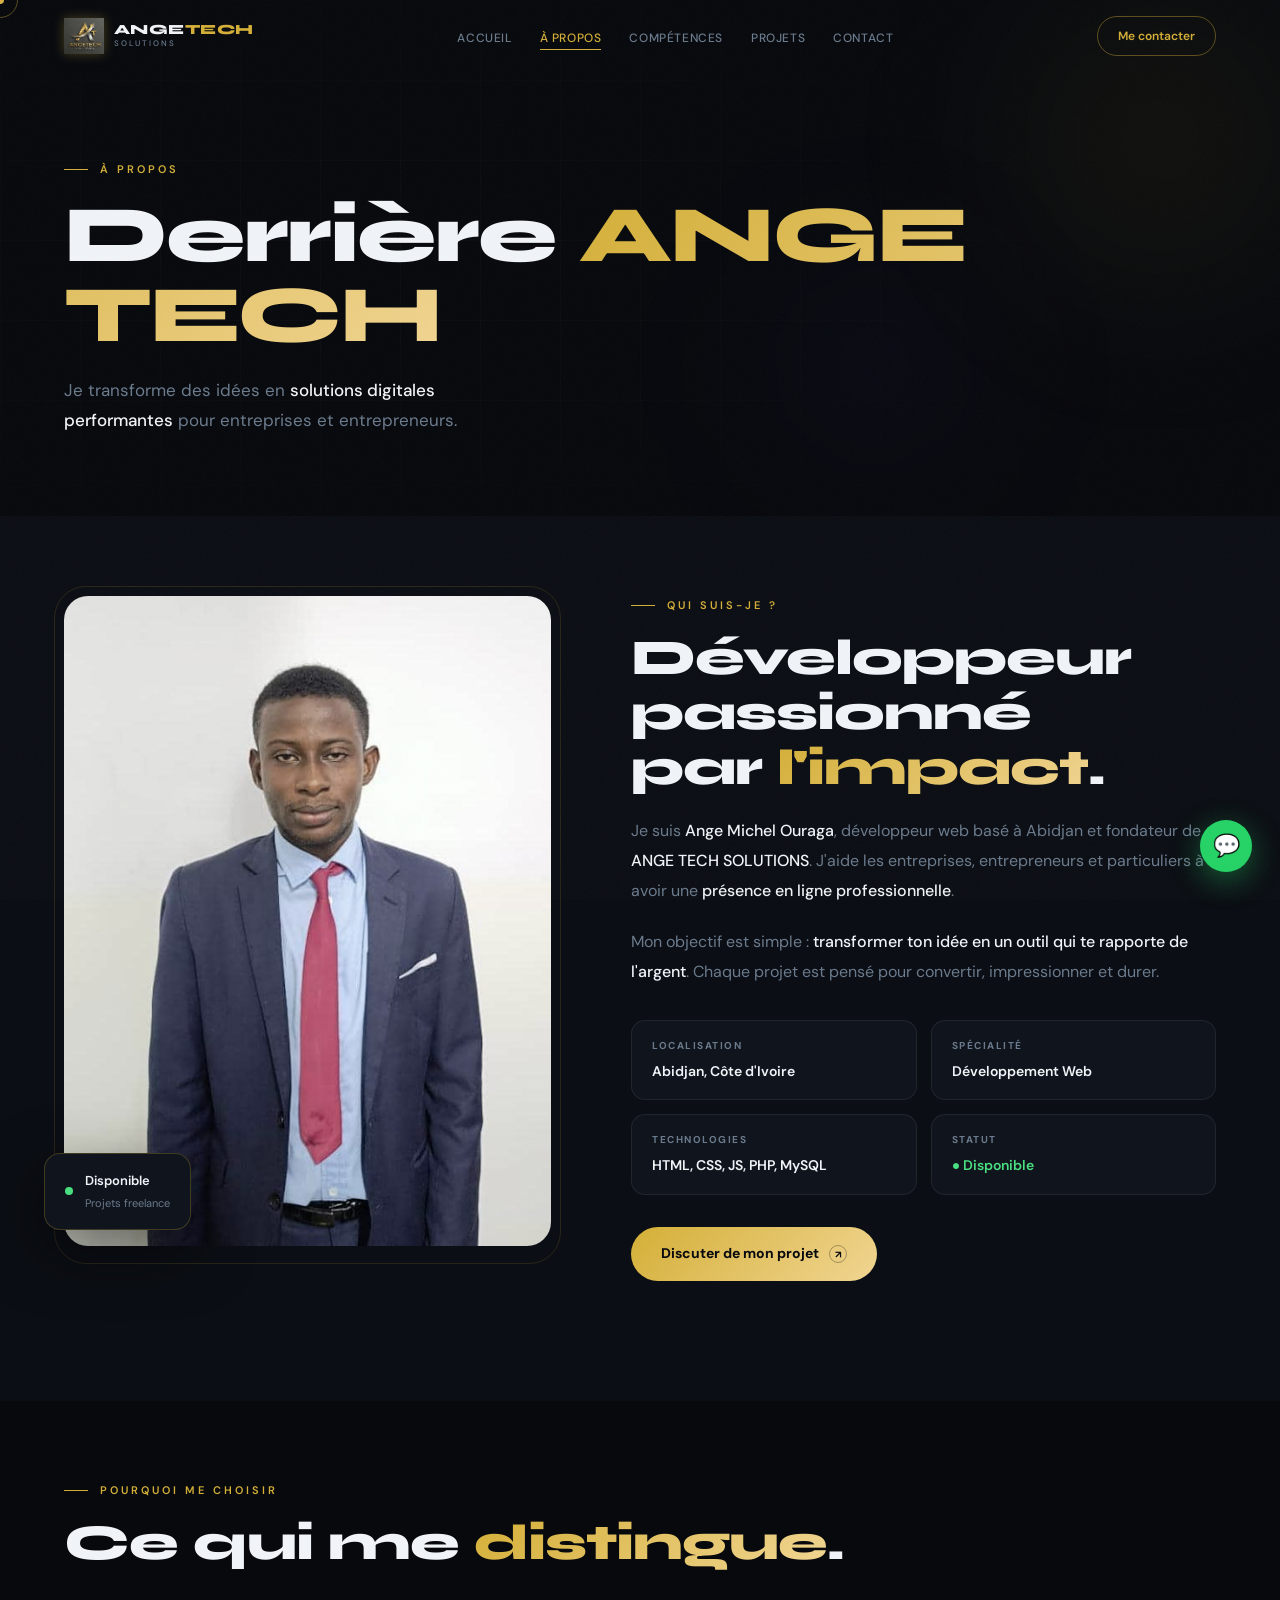
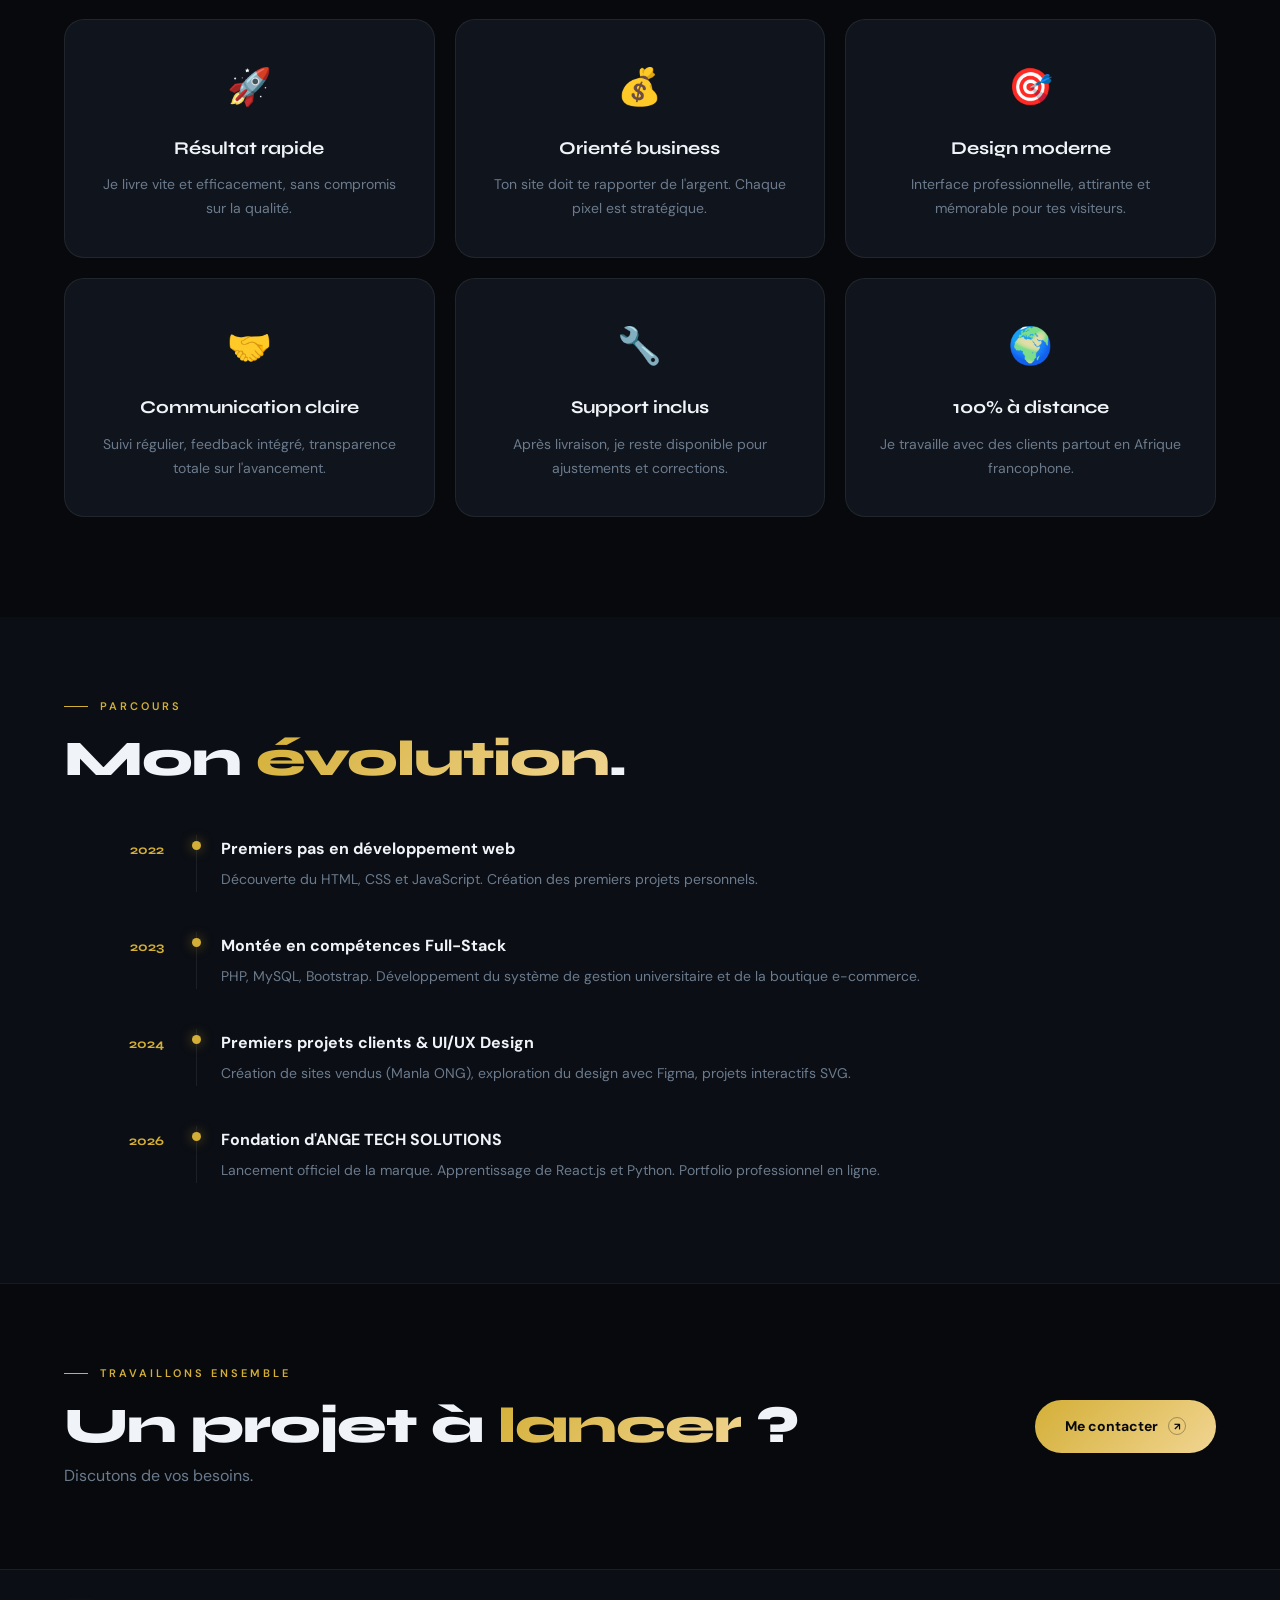
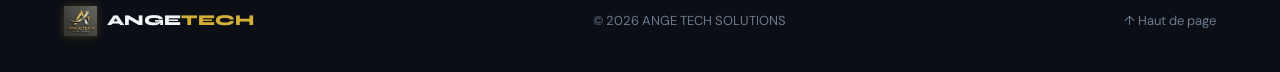
<file: about.html>
<!DOCTYPE html>
<html lang="fr">

<head>
  <meta charset="UTF-8">
  <meta name="viewport" content="width=device-width, initial-scale=1.0">
  <title>À propos — ANGE TECH SOLUTIONS</title>
  <link rel="preconnect" href="https://fonts.googleapis.com">
  <link
    href="https://fonts.googleapis.com/css2?family=Syne:wght@400;600;700;800&family=DM+Sans:wght@300;400;500&display=swap"
    rel="stylesheet">
  <link rel="stylesheet" href="shared.css">
  <style>
    /* ===== ABOUT PAGE ===== */
    .about-section {
      padding: 80px 5% 120px;
      background: var(--bg2)
    }

    .about-grid {
      display: grid;
      grid-template-columns: 1fr 1.2fr;
      gap: 80px;
      align-items: start
    }

    .about-photo-wrap {
      position: relative
    }

    .about-photo {
      width: 100%;
      border-radius: 24px;
      object-fit: cover;
      aspect-ratio: 3/4;
      filter: grayscale(20%);
      transition: filter .5s
    }

    .about-photo-wrap:hover .about-photo {
      filter: grayscale(0)
    }

    .about-photo-frame {
      position: absolute;
      inset: -10px;
      border: 1px solid rgba(212, 175, 55, .15);
      border-radius: 32px;
      pointer-events: none
    }

    .about-badge {
      position: absolute;
      bottom: 24px;
      left: -20px;
      background: var(--surface);
      border: 1px solid rgba(212, 175, 55, .25);
      border-radius: 16px;
      padding: 16px 20px;
      display: flex;
      align-items: center;
      gap: 12px;
      box-shadow: 0 20px 60px rgba(0, 0, 0, .5)
    }

    .about-badge-dot {
      width: 8px;
      height: 8px;
      border-radius: 50%;
      background: #4ade80;
      animation: pulse 2s ease infinite;
      flex-shrink: 0
    }

    .about-badge-txt {
      font-size: 13px;
      font-weight: 600;
      color: var(--txt)
    }

    .about-badge-sub {
      font-size: 11px;
      color: var(--muted);
      margin-top: 2px
    }

    .about-txt {
      font-size: 16px;
      color: var(--muted);
      line-height: 1.9;
      margin-bottom: 20px
    }

    .about-txt strong {
      color: var(--txt);
      font-weight: 500
    }

    .info-grid {
      display: grid;
      grid-template-columns: 1fr 1fr;
      gap: 14px;
      margin: 32px 0
    }

    .info-item {
      background: var(--surface);
      border: 1px solid var(--border);
      border-radius: 14px;
      padding: 16px 20px;
      transition: border-color .3s
    }

    .info-item:hover {
      border-color: rgba(212, 175, 55, .2)
    }

    .info-key {
      font-size: 10px;
      font-weight: 700;
      letter-spacing: 1.5px;
      text-transform: uppercase;
      color: var(--muted);
      margin-bottom: 6px
    }

    .info-val {
      font-size: 14px;
      font-weight: 600;
      color: var(--txt)
    }

    .status {
      color: #4ade80 !important
    }

    /* VALUES */
    .values-section {
      padding: 80px 5% 100px;
      background: var(--bg)
    }

    .values-grid {
      display: grid;
      grid-template-columns: repeat(3, 1fr);
      gap: 20px;
      margin-top: 48px
    }

    .val-card {
      background: var(--surface);
      border: 1px solid var(--border);
      border-radius: 20px;
      padding: 36px 28px;
      text-align: center;
      transition: border-color .4s, transform .4s var(--ease)
    }

    .val-card:hover {
      border-color: rgba(212, 175, 55, .25);
      transform: translateY(-6px)
    }

    .val-icon {
      font-size: 36px;
      display: block;
      margin-bottom: 16px
    }

    .val-title {
      font-family: var(--font-h);
      font-size: 18px;
      font-weight: 700;
      color: var(--txt);
      margin-bottom: 10px
    }

    .val-desc {
      font-size: 14px;
      color: var(--muted);
      line-height: 1.7
    }

    /* TIMELINE */
    .timeline-section {
      padding: 80px 5% 100px;
      background: var(--bg2)
    }

    .timeline {
      margin-top: 48px;
      display: flex;
      flex-direction: column;
      gap: 0
    }

    .tl-item {
      display: grid;
      grid-template-columns: 100px 1fr;
      gap: 32px;
      position: relative;
      padding-bottom: 40px
    }

    .tl-item:last-child {
      padding-bottom: 0
    }

    .tl-year {
      font-family: var(--font-h);
      font-size: 13px;
      font-weight: 700;
      color: var(--gold);
      text-align: right;
      padding-top: 4px;
      flex-shrink: 0
    }

    .tl-right {
      position: relative;
      padding-left: 24px;
      border-left: 1px solid var(--border)
    }

    .tl-right::before {
      content: '';
      position: absolute;
      left: -5px;
      top: 6px;
      width: 9px;
      height: 9px;
      border-radius: 50%;
      background: var(--gold);
      box-shadow: 0 0 12px rgba(212, 175, 55, .5)
    }

    .tl-title {
      font-size: 16px;
      font-weight: 700;
      color: var(--txt);
      margin-bottom: 6px
    }

    .tl-desc {
      font-size: 14px;
      color: var(--muted);
      line-height: 1.7
    }

    /* WHATSAPP FLOAT */
    .whatsapp {
      position: fixed;
      bottom: 28px;
      right: 28px;
      background: #25D366;
      color: white;
      width: 52px;
      height: 52px;
      border-radius: 50%;
      font-size: 22px;
      text-decoration: none;
      z-index: 998;
      display: flex;
      align-items: center;
      justify-content: center;
      box-shadow: 0 8px 30px rgba(37, 211, 102, .4);
      transition: transform .3s var(--ease), box-shadow .3s
    }

    .whatsapp:hover {
      transform: scale(1.12);
      box-shadow: 0 12px 40px rgba(37, 211, 102, .55)
    }

    @media(max-width:768px) {
      .about-grid {
        grid-template-columns: 1fr;
        gap: 48px
      }

      .values-grid {
        grid-template-columns: 1fr
      }

      .about-badge {
        left: 12px
      }

      .tl-item {
        grid-template-columns: 70px 1fr;
        gap: 16px
      }
    }
  </style>
</head>

<body>
  <div id="cursor"></div>
  <div id="cursor-ring"></div>

  <nav id="navbar">
    <a href="index.html" class="logo">
      <img src="logo.png" alt="ANGE TECH SOLUTIONS" class="logo-img">
      <div>
        <div class="logo-text">ANGE<span>TECH</span></div>
        <div class="logo-sub">Solutions</div>
      </div>
    </a>
    <ul class="nav-links">
      <li><a href="index.html">Accueil</a></li>
      <li><a href="about.html" class="active">À propos</a></li>
      <li><a href="skills.html">Compétences</a></li>
      <li><a href="projects.html">Projets</a></li>
      <li><a href="contact.html">Contact</a></li>
    </ul>
    <a href="contact.html" class="nav-cta">Me contacter</a>
    <button class="hamburger" id="hamburger" aria-label="Menu"><span></span><span></span><span></span></button>
  </nav>
  <div class="mobile-menu" id="mobileMenu">
    <div class="mob-logo"><img src="logo.png" alt="ANGE TECH SOLUTIONS"></div>
    <a href="index.html">Accueil</a>
    <a href="about.html" class="active">À propos</a>
    <a href="skills.html">Compétences</a>
    <a href="projects.html">Projets</a>
    <a href="contact.html">Contact</a>
  </div>

  <!-- HERO -->
  <section class="page-hero">
    <div class="page-hero-grid"></div>
    <div class="page-orb page-orb-1"></div>
    <div class="page-orb page-orb-2"></div>
    <p class="page-hero-label">À propos</p>
    <h1 class="page-hero-title">Derrière <em>ANGE TECH</em></h1>
    <p class="page-hero-sub">Je transforme des idées en <strong>solutions digitales performantes</strong> pour
      entreprises et entrepreneurs.</p>
  </section>

  <!-- ABOUT MAIN -->
  <section class="about-section">
    <div class="about-grid">
      <div class="about-photo-wrap reveal">
        <img src="profile.jpg" alt="Ange Michel Ouraga" class="about-photo">
        <div class="about-photo-frame"></div>
        <div class="about-badge">
          <div class="about-badge-dot"></div>
          <div>
            <div class="about-badge-txt">Disponible</div>
            <div class="about-badge-sub">Projets freelance</div>
          </div>
        </div>
      </div>

      <div>
        <p class="section-label reveal">Qui suis-je ?</p>
        <h2 class="section-title reveal reveal-delay-1">Développeur passionné<br>par <em>l'impact</em>.</h2>

        <p class="about-txt reveal reveal-delay-2">
          Je suis <strong>Ange Michel Ouraga</strong>, développeur web basé à Abidjan et fondateur de <strong>ANGE TECH
            SOLUTIONS</strong>. J'aide les entreprises, entrepreneurs et particuliers à avoir une <strong>présence en
            ligne professionnelle</strong>.
        </p>
        <p class="about-txt reveal reveal-delay-3">
          Mon objectif est simple : <strong>transformer ton idée en un outil qui te rapporte de l'argent</strong>.
          Chaque projet est pensé pour convertir, impressionner et durer.
        </p>

        <div class="info-grid">
          <div class="info-item reveal">
            <div class="info-key">Localisation</div>
            <div class="info-val">Abidjan, Côte d'Ivoire</div>
          </div>
          <div class="info-item reveal reveal-delay-1">
            <div class="info-key">Spécialité</div>
            <div class="info-val">Développement Web</div>
          </div>
          <div class="info-item reveal reveal-delay-2">
            <div class="info-key">Technologies</div>
            <div class="info-val">HTML, CSS, JS, PHP, MySQL</div>
          </div>
          <div class="info-item reveal reveal-delay-3">
            <div class="info-key">Statut</div>
            <div class="info-val status">● Disponible</div>
          </div>
        </div>

        <a href="https://wa.me/2250507799329" target="_blank" rel="noopener" class="btn-primary reveal reveal-delay-4">
          Discuter de mon projet <span class="arrow">↗</span>
        </a>
      </div>
    </div>
  </section>

  <!-- VALEURS -->
  <section class="values-section">
    <p class="section-label reveal">Pourquoi me choisir</p>
    <h2 class="section-title reveal reveal-delay-1">Ce qui me <em>distingue</em>.</h2>
    <div class="values-grid">
      <div class="val-card reveal">
        <span class="val-icon">🚀</span>
        <div class="val-title">Résultat rapide</div>
        <div class="val-desc">Je livre vite et efficacement, sans compromis sur la qualité.</div>
      </div>
      <div class="val-card reveal reveal-delay-1">
        <span class="val-icon">💰</span>
        <div class="val-title">Orienté business</div>
        <div class="val-desc">Ton site doit te rapporter de l'argent. Chaque pixel est stratégique.</div>
      </div>
      <div class="val-card reveal reveal-delay-2">
        <span class="val-icon">🎯</span>
        <div class="val-title">Design moderne</div>
        <div class="val-desc">Interface professionnelle, attirante et mémorable pour tes visiteurs.</div>
      </div>
      <div class="val-card reveal">
        <span class="val-icon">🤝</span>
        <div class="val-title">Communication claire</div>
        <div class="val-desc">Suivi régulier, feedback intégré, transparence totale sur l'avancement.</div>
      </div>
      <div class="val-card reveal reveal-delay-1">
        <span class="val-icon">🔧</span>
        <div class="val-title">Support inclus</div>
        <div class="val-desc">Après livraison, je reste disponible pour ajustements et corrections.</div>
      </div>
      <div class="val-card reveal reveal-delay-2">
        <span class="val-icon">🌍</span>
        <div class="val-title">100% à distance</div>
        <div class="val-desc">Je travaille avec des clients partout en Afrique francophone.</div>
      </div>
    </div>
  </section>

  <!-- TIMELINE -->
  <section class="timeline-section">
    <p class="section-label reveal">Parcours</p>
    <h2 class="section-title reveal reveal-delay-1">Mon <em>évolution</em>.</h2>
    <div class="timeline">
      <div class="tl-item reveal">
        <div class="tl-year">2022</div>
        <div class="tl-right">
          <div class="tl-title">Premiers pas en développement web</div>
          <div class="tl-desc">Découverte du HTML, CSS et JavaScript. Création des premiers projets personnels.</div>
        </div>
      </div>
      <div class="tl-item reveal reveal-delay-1">
        <div class="tl-year">2023</div>
        <div class="tl-right">
          <div class="tl-title">Montée en compétences Full-Stack</div>
          <div class="tl-desc">PHP, MySQL, Bootstrap. Développement du système de gestion universitaire et de la
            boutique e-commerce.</div>
        </div>
      </div>
      <div class="tl-item reveal reveal-delay-2">
        <div class="tl-year">2024</div>
        <div class="tl-right">
          <div class="tl-title">Premiers projets clients & UI/UX Design</div>
          <div class="tl-desc">Création de sites vendus (Manla ONG), exploration du design avec Figma, projets
            interactifs SVG.</div>
        </div>
      </div>
      <div class="tl-item reveal reveal-delay-3">
        <div class="tl-year">2026</div>
        <div class="tl-right">
          <div class="tl-title">Fondation d'ANGE TECH SOLUTIONS</div>
          <div class="tl-desc">Lancement officiel de la marque. Apprentissage de React.js et Python. Portfolio
            professionnel en ligne.</div>
        </div>
      </div>
    </div>
  </section>

  <div class="cta-band">
    <div class="reveal">
      <p class="section-label">Travaillons ensemble</p>
      <h2 class="section-title" style="margin-bottom:8px">Un projet à <em>lancer</em> ?</h2>
      <p style="font-size:16px;color:var(--muted)">Discutons de vos besoins.</p>
    </div>
    <div class="reveal reveal-delay-2">
      <a href="contact.html" class="btn-primary">Me contacter <span class="arrow">↗</span></a>
    </div>
  </div>

  <footer>
    <div class="footer-logo">
      <img src="logo.png" alt="ANGE TECH SOLUTIONS">
      <div class="footer-logo-text">ANGE<span>TECH</span></div>
    </div>
    <p class="footer-copy">© 2026 ANGE TECH SOLUTIONS</p>
    <a href="#" onclick="window.scrollTo({top:0,behavior:'smooth'});return false;" class="footer-back">↑ Haut de
      page</a>
  </footer>

  <a href="https://wa.me/2250151185932" target="_blank" rel="noopener" class="whatsapp">💬</a>
  <div class="toast" id="toast"></div>
  <script src="shared.js"></script>
</body>

</html>
</file>
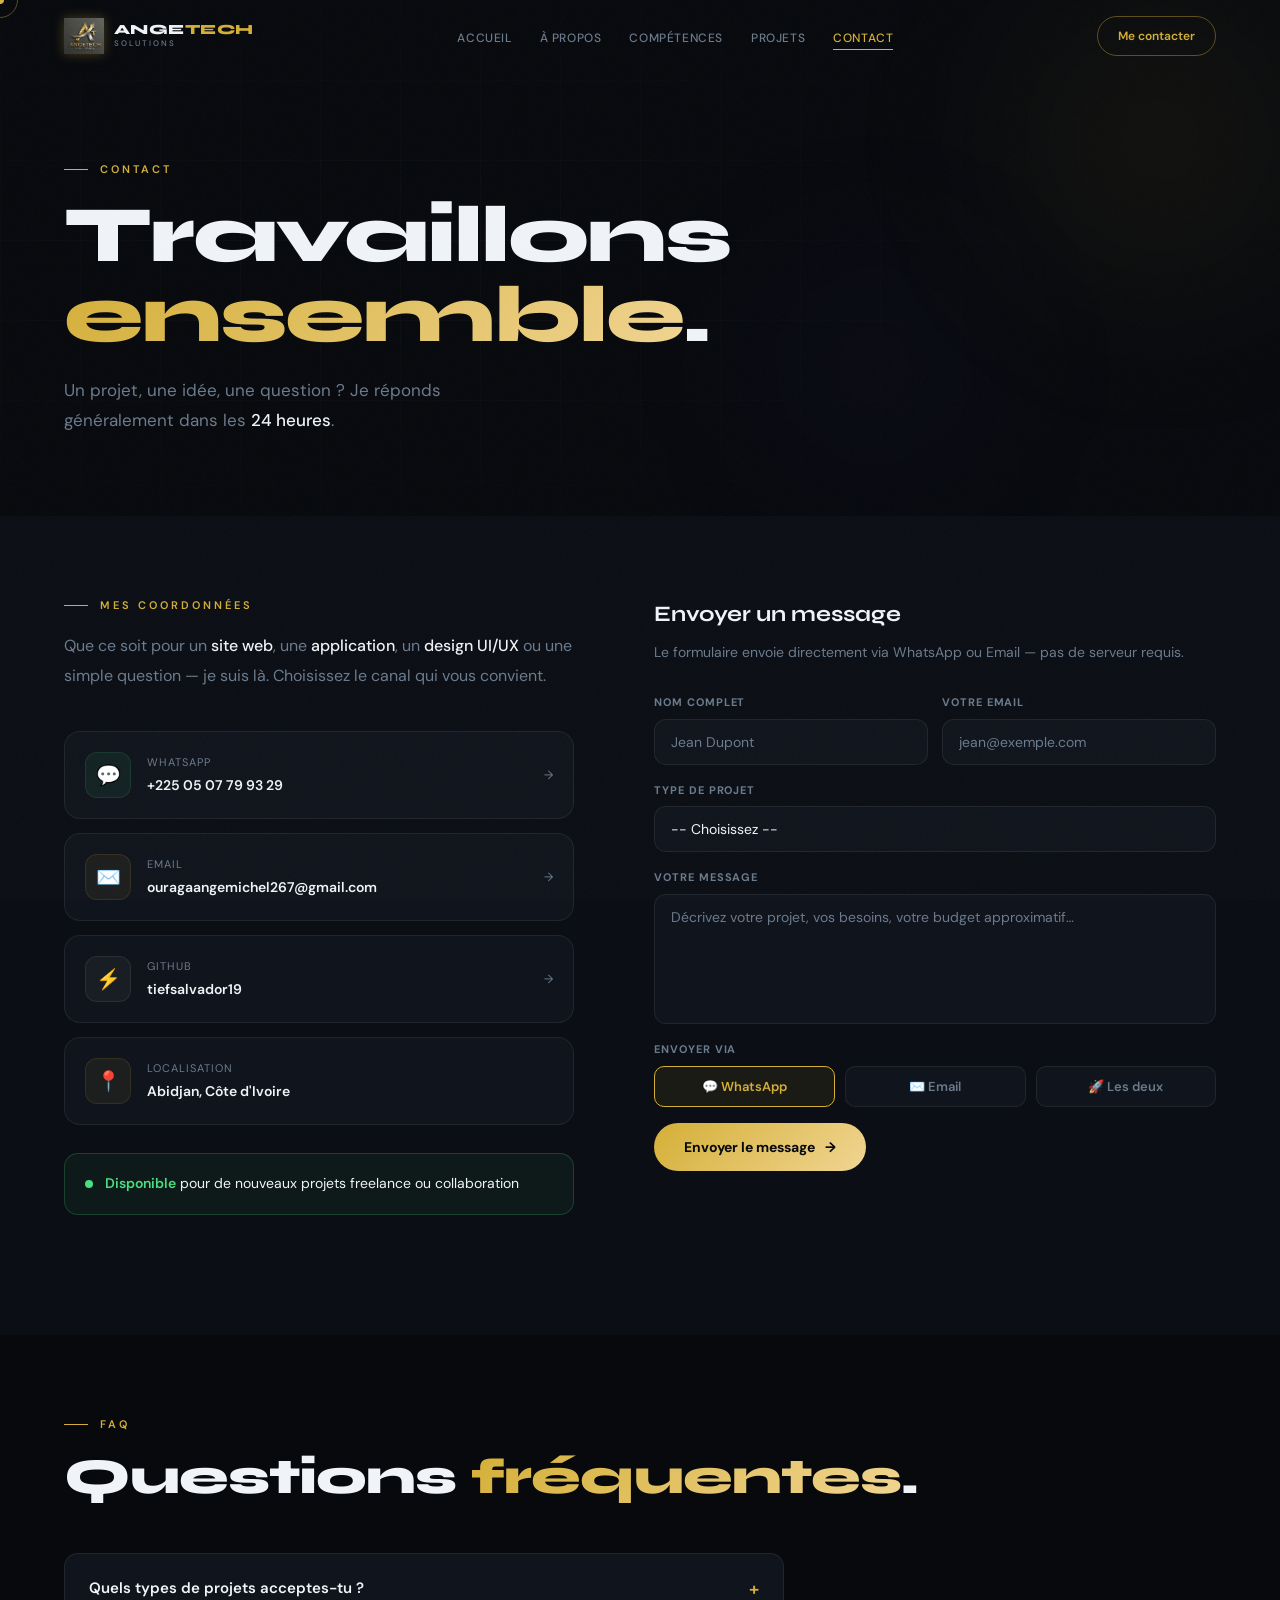
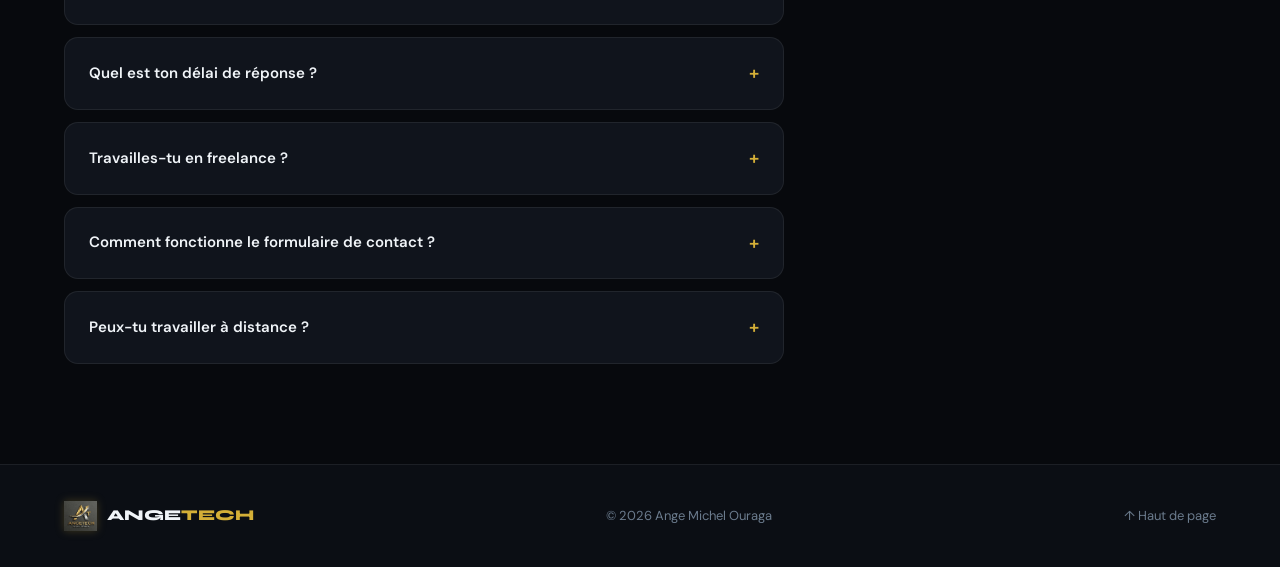
<file: contact.html>
<!DOCTYPE html>
<html lang="fr">

<head>
  <meta charset="UTF-8">
  <meta name="viewport" content="width=device-width, initial-scale=1.0">
  <title>Contact — ANGE TECH SOLUTIONS</title>
  <link rel="preconnect" href="https://fonts.googleapis.com">
  <link
    href="https://fonts.googleapis.com/css2?family=Syne:wght@400;600;700;800&family=DM+Sans:wght@300;400;500&display=swap"
    rel="stylesheet">
  <link rel="stylesheet" href="shared.css">
  <style>
    .contact-main {
      padding: 80px 5% 120px;
      background: var(--bg2)
    }

    .contact-layout {
      display: grid;
      grid-template-columns: 1fr 1.1fr;
      gap: 80px;
      align-items: start
    }

    .contact-info-txt {
      font-size: 16px;
      color: var(--muted);
      line-height: 1.9;
      margin-bottom: 40px
    }

    .contact-info-txt strong {
      color: var(--txt);
      font-weight: 500
    }

    .contact-cards {
      display: flex;
      flex-direction: column;
      gap: 14px
    }

    .contact-card {
      display: flex;
      align-items: center;
      gap: 16px;
      padding: 20px;
      background: var(--surface);
      border: 1px solid var(--border);
      border-radius: 16px;
      text-decoration: none;
      cursor: none;
      transition: border-color .3s, transform .3s var(--ease), background .3s
    }

    .contact-card:hover {
      border-color: rgba(212, 175, 55, .3);
      background: rgba(212, 175, 55, .04);
      transform: translateX(6px)
    }

    .contact-card-icon {
      width: 46px;
      height: 46px;
      border-radius: 12px;
      background: rgba(212, 175, 55, .07);
      border: 1px solid rgba(212, 175, 55, .12);
      display: flex;
      align-items: center;
      justify-content: center;
      font-size: 20px;
      flex-shrink: 0
    }

    .contact-card-icon.wa {
      background: rgba(74, 222, 128, .07);
      border-color: rgba(74, 222, 128, .12)
    }

    .contact-card-icon.gh {
      background: rgba(255, 255, 255, .04);
      border-color: rgba(255, 255, 255, .08)
    }

    .contact-card-label {
      font-size: 11px;
      text-transform: uppercase;
      letter-spacing: 1px;
      color: var(--muted);
      margin-bottom: 2px
    }

    .contact-card-value {
      font-size: 14px;
      font-weight: 600;
      color: var(--txt)
    }

    .contact-card-arrow {
      margin-left: auto;
      color: var(--muted);
      font-size: 12px;
      transition: transform .3s, color .3s
    }

    .contact-card:hover .contact-card-arrow {
      transform: translateX(4px);
      color: var(--gold)
    }

    .avail-banner {
      margin-top: 28px;
      padding: 18px 20px;
      background: rgba(74, 222, 128, .05);
      border: 1px solid rgba(74, 222, 128, .2);
      border-radius: 14px;
      display: flex;
      align-items: center;
      gap: 12px
    }

    .avail-dot {
      width: 8px;
      height: 8px;
      border-radius: 50%;
      background: #4ade80;
      flex-shrink: 0;
      animation: pulse 2s ease infinite
    }

    .avail-txt {
      font-size: 14px;
      color: var(--txt)
    }

    .avail-txt span {
      color: #4ade80;
      font-weight: 600
    }

    .form-title {
      font-family: var(--font-h);
      font-size: 22px;
      font-weight: 700;
      color: var(--txt);
      margin-bottom: 8px
    }

    .form-sub {
      font-size: 14px;
      color: var(--muted);
      margin-bottom: 28px
    }

    .contact-form {
      display: flex;
      flex-direction: column;
      gap: 16px
    }

    .form-row {
      display: grid;
      grid-template-columns: 1fr 1fr;
      gap: 14px
    }

    .form-group {
      display: flex;
      flex-direction: column;
      gap: 7px
    }

    .form-group label {
      font-size: 11px;
      font-weight: 700;
      letter-spacing: .9px;
      text-transform: uppercase;
      color: var(--muted)
    }

    .form-group input,
    .form-group textarea,
    .form-group select {
      background: var(--surface);
      border: 1px solid var(--border);
      border-radius: 12px;
      padding: 13px 16px;
      color: var(--txt);
      font-family: var(--font-b);
      font-size: 14px;
      outline: none;
      resize: none;
      -webkit-appearance: none;
      transition: border-color .3s, box-shadow .3s, background .3s
    }

    .form-group input::placeholder,
    .form-group textarea::placeholder {
      color: var(--muted)
    }

    .form-group input:focus,
    .form-group textarea:focus,
    .form-group select:focus {
      border-color: var(--gold);
      box-shadow: 0 0 0 3px rgba(212, 175, 55, .07);
      background: rgba(212, 175, 55, .015)
    }

    .form-group textarea {
      height: 130px
    }

    .form-group select option {
      background: var(--surface);
      color: var(--txt)
    }

    .send-via {
      display: flex;
      gap: 10px;
      flex-wrap: wrap
    }

    .via-btn {
      flex: 1;
      min-width: 100px;
      display: flex;
      align-items: center;
      justify-content: center;
      gap: 7px;
      padding: 11px 14px;
      border: 1px solid var(--border);
      border-radius: 10px;
      background: var(--surface);
      color: var(--muted);
      font-size: 13px;
      font-weight: 600;
      cursor: none;
      transition: all .25s;
      font-family: var(--font-b)
    }

    .via-btn.active {
      border-color: var(--gold);
      background: rgba(212, 175, 55, .08);
      color: var(--gold)
    }

    .via-btn:hover {
      border-color: rgba(212, 175, 55, .35);
      color: var(--txt)
    }

    .btn-submit {
      display: inline-flex;
      align-items: center;
      gap: 10px;
      padding: 15px 30px;
      border: none;
      background: linear-gradient(135deg, var(--gold), var(--gold2));
      color: var(--bg);
      font-family: var(--font-b);
      font-size: 14px;
      font-weight: 700;
      border-radius: 100px;
      cursor: none;
      align-self: flex-start;
      transition: transform .3s var(--ease), box-shadow .3s
    }

    .btn-submit:hover {
      transform: translateY(-3px);
      box-shadow: 0 14px 40px rgba(212, 175, 55, .35)
    }

    .btn-submit:disabled {
      opacity: .7;
      transform: none
    }

    .faq-section {
      padding: 80px 5% 100px;
      background: var(--bg)
    }

    .faq-list {
      display: flex;
      flex-direction: column;
      gap: 12px;
      margin-top: 48px;
      max-width: 720px
    }

    .faq-item {
      background: var(--surface);
      border: 1px solid var(--border);
      border-radius: 14px;
      overflow: hidden;
      transition: border-color .3s
    }

    .faq-item:hover {
      border-color: rgba(212, 175, 55, .18)
    }

    .faq-q {
      display: flex;
      align-items: center;
      justify-content: space-between;
      padding: 20px 24px;
      font-size: 15px;
      font-weight: 600;
      color: var(--txt);
      cursor: none;
      gap: 16px
    }

    .faq-icon {
      color: var(--gold);
      font-size: 18px;
      flex-shrink: 0;
      transition: transform .4s var(--ease)
    }

    .faq-item.open .faq-icon {
      transform: rotate(45deg)
    }

    .faq-a {
      max-height: 0;
      overflow: hidden;
      transition: max-height .5s var(--ease);
      padding: 0 24px
    }

    .faq-item.open .faq-a {
      max-height: 200px;
      padding-bottom: 20px
    }

    .faq-a p {
      font-size: 14px;
      color: var(--muted);
      line-height: 1.8
    }

    @media(max-width:768px) {
      .contact-layout {
        grid-template-columns: 1fr;
        gap: 48px
      }

      .form-row {
        grid-template-columns: 1fr
      }

      .send-via {
        flex-direction: column
      }
    }
  </style>
</head>

<body>
  <div id="cursor"></div>
  <div id="cursor-ring"></div>

  <nav id="navbar">
    <a href="index.html" class="logo">
      <img src="logo.png" alt="ANGE TECH SOLUTIONS" class="logo-img">
      <div>
        <div class="logo-text">ANGE<span>TECH</span></div>
        <div class="logo-sub">Solutions</div>
      </div>
    </a>
    <ul class="nav-links">
      <li><a href="index.html">Accueil</a></li>
      <li><a href="about.html">À propos</a></li>
      <li><a href="skills.html">Compétences</a></li>
      <li><a href="projects.html">Projets</a></li>
      <li><a href="contact.html" class="active">Contact</a></li>
    </ul>
    <a href="contact.html" class="nav-cta">Me contacter</a>
    <button class="hamburger" id="hamburger" aria-label="Menu"><span></span><span></span><span></span></button>
  </nav>
  <div class="mobile-menu" id="mobileMenu">
    <div class="mob-logo"><img src="logo.png" alt="ANGE TECH SOLUTIONS"></div>
    <a href="index.html">Accueil</a>
    <a href="about.html">À propos</a>
    <a href="skills.html">Compétences</a>
    <a href="projects.html">Projets</a>
    <a href="contact.html" class="active">Contact</a>
  </div>

  <section class="page-hero">
    <div class="page-hero-grid"></div>
    <div class="page-orb page-orb-1"></div>
    <div class="page-orb page-orb-2"></div>
    <p class="page-hero-label">Contact</p>
    <h1 class="page-hero-title">Travaillons<br><em>ensemble</em>.</h1>
    <p class="page-hero-sub">Un projet, une idée, une question ? Je réponds généralement dans les <strong>24
        heures</strong>.</p>
  </section>

  <section class="contact-main">
    <div class="contact-layout">
      <div>
        <p class="section-label reveal">Mes coordonnées</p>
        <p class="contact-info-txt reveal reveal-delay-1">
          Que ce soit pour un <strong>site web</strong>, une <strong>application</strong>, un <strong>design
            UI/UX</strong> ou une simple question — je suis là. Choisissez le canal qui vous convient.
        </p>
        <div class="contact-cards">
          <a href="https://wa.me/2250507799329" target="_blank" rel="noopener" class="contact-card reveal">
            <div class="contact-card-icon wa">💬</div>
            <div>
              <div class="contact-card-label">WhatsApp</div>
              <div class="contact-card-value">+225 05 07 79 93 29</div>
            </div>
            <span class="contact-card-arrow">→</span>
          </a>
          <a href="mailto:ouragaangemichel267@gmail.com" class="contact-card reveal reveal-delay-1">
            <div class="contact-card-icon">✉️</div>
            <div>
              <div class="contact-card-label">Email</div>
              <div class="contact-card-value">ouragaangemichel267@gmail.com</div>
            </div>
            <span class="contact-card-arrow">→</span>
          </a>
          <a href="https://github.com/tiefsalvador19" target="_blank" rel="noopener"
            class="contact-card reveal reveal-delay-2">
            <div class="contact-card-icon gh">⚡</div>
            <div>
              <div class="contact-card-label">GitHub</div>
              <div class="contact-card-value">tiefsalvador19</div>
            </div>
            <span class="contact-card-arrow">→</span>
          </a>
          <div class="contact-card reveal reveal-delay-3" style="cursor:default">
            <div class="contact-card-icon">📍</div>
            <div>
              <div class="contact-card-label">Localisation</div>
              <div class="contact-card-value">Abidjan, Côte d'Ivoire</div>
            </div>
          </div>
        </div>
        <div class="avail-banner reveal reveal-delay-4">
          <div class="avail-dot"></div>
          <div class="avail-txt"><span>Disponible</span> pour de nouveaux projets freelance ou collaboration</div>
        </div>
      </div>

      <div class="reveal reveal-delay-2">
        <div class="form-title">Envoyer un message</div>
        <div class="form-sub">Le formulaire envoie directement via WhatsApp ou Email — pas de serveur requis.</div>
        <form class="contact-form" id="contactForm">
          <div class="form-row">
            <div class="form-group"><label for="fname">Nom complet</label><input type="text" id="fname"
                placeholder="Jean Dupont" required></div>
            <div class="form-group"><label for="femail">Votre email</label><input type="email" id="femail"
                placeholder="jean@exemple.com" required></div>
          </div>
          <div class="form-group">
            <label for="fsujet">Type de projet</label>
            <select id="fsujet" required>
              <option value="">-- Choisissez --</option>
              <option value="Site web vitrine">Site web vitrine</option>
              <option value="Application web">Application web</option>
              <option value="Design UI/UX">Design UI/UX</option>
              <option value="Refonte de site">Refonte de site</option>
              <option value="Autre demande">Autre demande</option>
            </select>
          </div>
          <div class="form-group"><label for="fmsg">Votre message</label><textarea id="fmsg"
              placeholder="Décrivez votre projet, vos besoins, votre budget approximatif…" required></textarea></div>
          <div class="form-group">
            <label>Envoyer via</label>
            <div class="send-via">
              <button type="button" class="via-btn active" id="viaWA" onclick="selectVia('whatsapp')">💬
                WhatsApp</button>
              <button type="button" class="via-btn" id="viaEM" onclick="selectVia('email')">✉️ Email</button>
              <button type="button" class="via-btn" id="viaBOTH" onclick="selectVia('both')">🚀 Les deux</button>
            </div>
          </div>
          <button type="button" class="btn-submit" id="submitBtn" onclick="sendMessage()">Envoyer le message
            <span>→</span></button>
        </form>
      </div>
    </div>
  </section>

  <section class="faq-section">
    <p class="section-label reveal">FAQ</p>
    <h2 class="section-title reveal reveal-delay-1">Questions <em>fréquentes</em>.</h2>
    <div class="faq-list">
      <div class="faq-item reveal">
        <div class="faq-q" onclick="toggleFaq(this)">Quels types de projets acceptes-tu ? <span
            class="faq-icon">+</span></div>
        <div class="faq-a">
          <p>Sites vitrines, applications web, plateformes de gestion, landing pages, design UI/UX, refonte de sites
            existants. Je suis ouvert à tout projet web qui nécessite soin et créativité.</p>
        </div>
      </div>
      <div class="faq-item reveal reveal-delay-1">
        <div class="faq-q" onclick="toggleFaq(this)">Quel est ton délai de réponse ? <span class="faq-icon">+</span>
        </div>
        <div class="faq-a">
          <p>Je réponds en général dans les <strong>24h</strong> en semaine. Via WhatsApp, c'est souvent plus rapide —
            quelques heures seulement.</p>
        </div>
      </div>
      <div class="faq-item reveal reveal-delay-2">
        <div class="faq-q" onclick="toggleFaq(this)">Travailles-tu en freelance ? <span class="faq-icon">+</span></div>
        <div class="faq-a">
          <p>Oui, je suis disponible pour des missions freelance, des collaborations sur des projets en équipe, ou des
            stages. Contacte-moi pour discuter de ta situation.</p>
        </div>
      </div>
      <div class="faq-item reveal reveal-delay-3">
        <div class="faq-q" onclick="toggleFaq(this)">Comment fonctionne le formulaire de contact ? <span
            class="faq-icon">+</span></div>
        <div class="faq-a">
          <p>Le formulaire génère un message pré-rempli et l'ouvre dans <strong>WhatsApp</strong> ou ton <strong>client
              email</strong>. Pas de serveur requis — tu envoies toi-même depuis ton app. C'est simple et direct.</p>
        </div>
      </div>
      <div class="faq-item reveal reveal-delay-4">
        <div class="faq-q" onclick="toggleFaq(this)">Peux-tu travailler à distance ? <span class="faq-icon">+</span>
        </div>
        <div class="faq-a">
          <p>Absolument. Je travaille 100% à distance avec des clients partout en Côte d'Ivoire et en Afrique
            francophone. La communication se fait par WhatsApp, email ou visioconférence.</p>
        </div>
      </div>
    </div>
  </section>

  <footer>
    <div class="footer-logo">
      <img src="logo.png" alt="ANGE TECH SOLUTIONS">
      <div class="footer-logo-text">ANGE<span>TECH</span></div>
    </div>
    <p class="footer-copy">© 2026 Ange Michel Ouraga</p>
    <a href="#" onclick="window.scrollTo({top:0,behavior:'smooth'});return false;" class="footer-back">↑ Haut de
      page</a>
  </footer>
  <div class="toast" id="toast"></div>
  <script src="shared.js"></script>
  <script>
    function toggleFaq(el) {
      const item = el.parentElement;
      const isOpen = item.classList.contains('open');
      document.querySelectorAll('.faq-item').forEach(i => i.classList.remove('open'));
      if (!isOpen) item.classList.add('open');
    }
  </script>
</body>

</html>
</file>
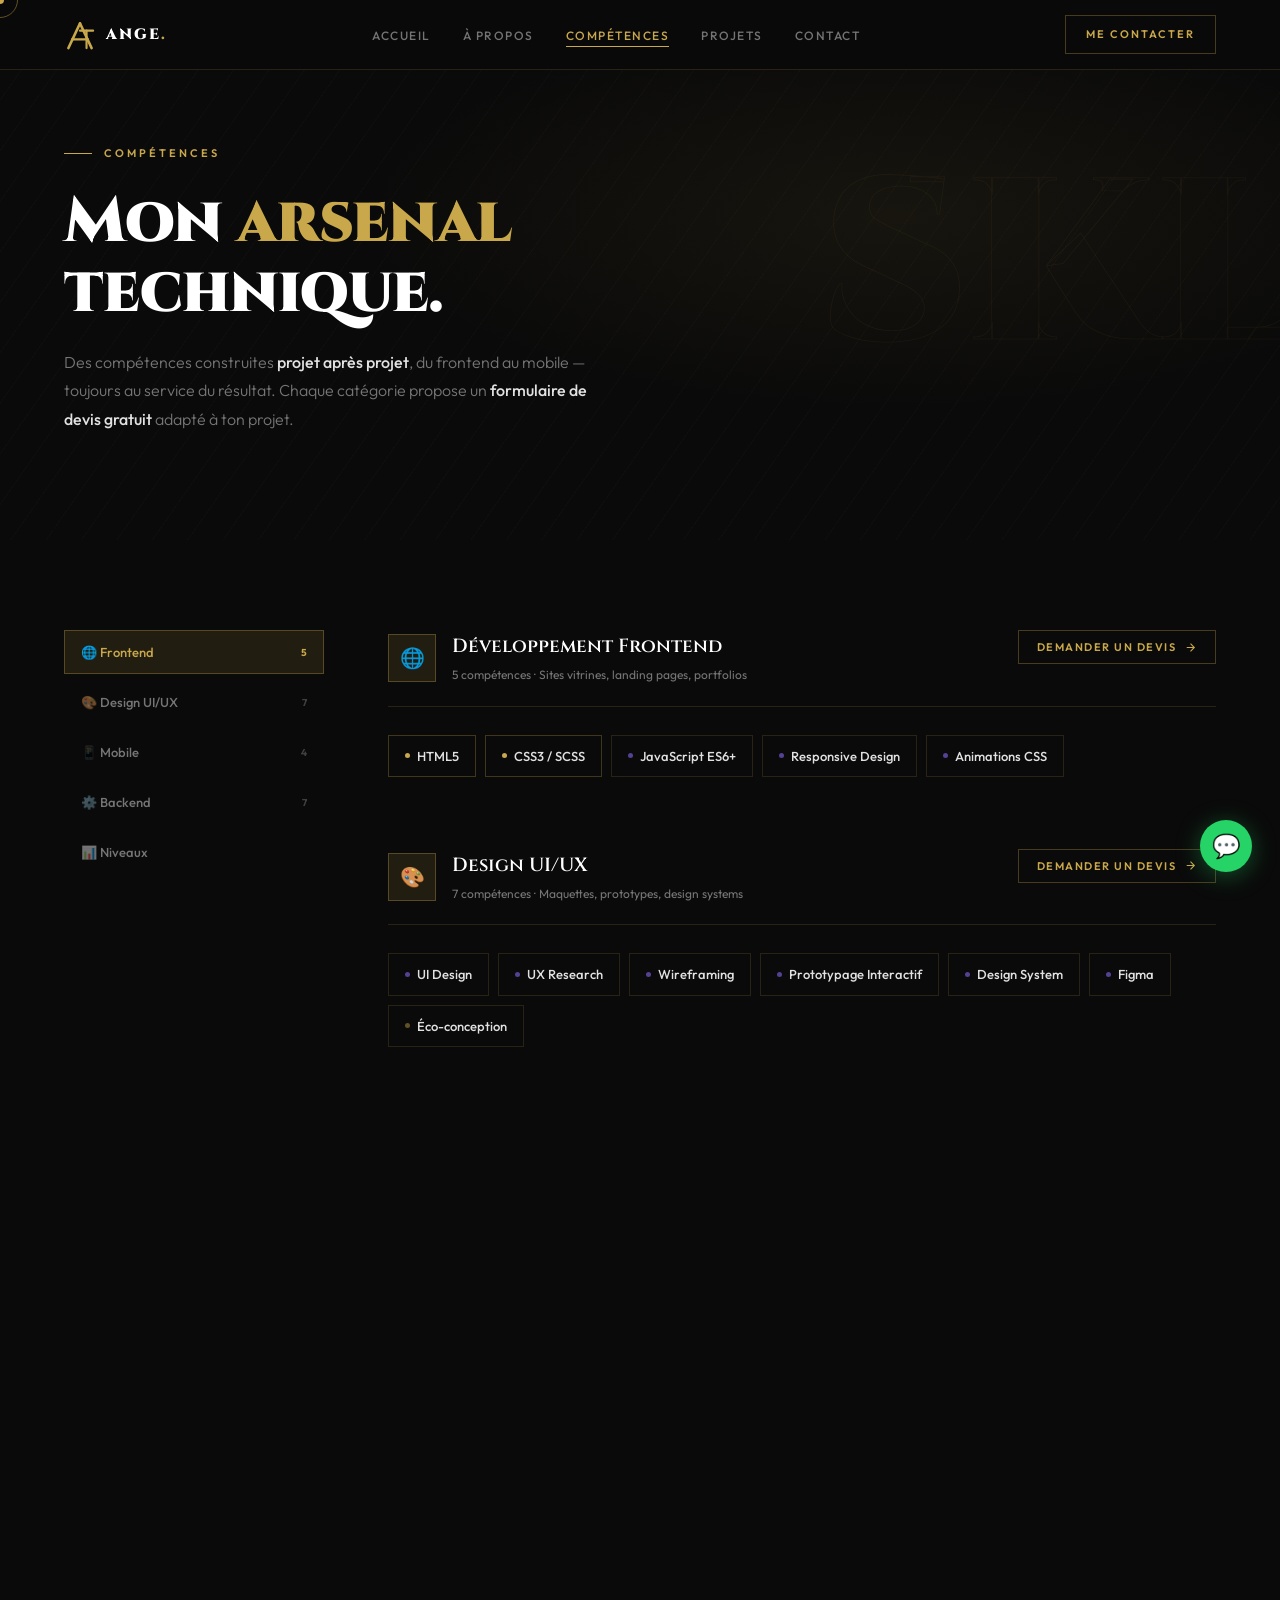
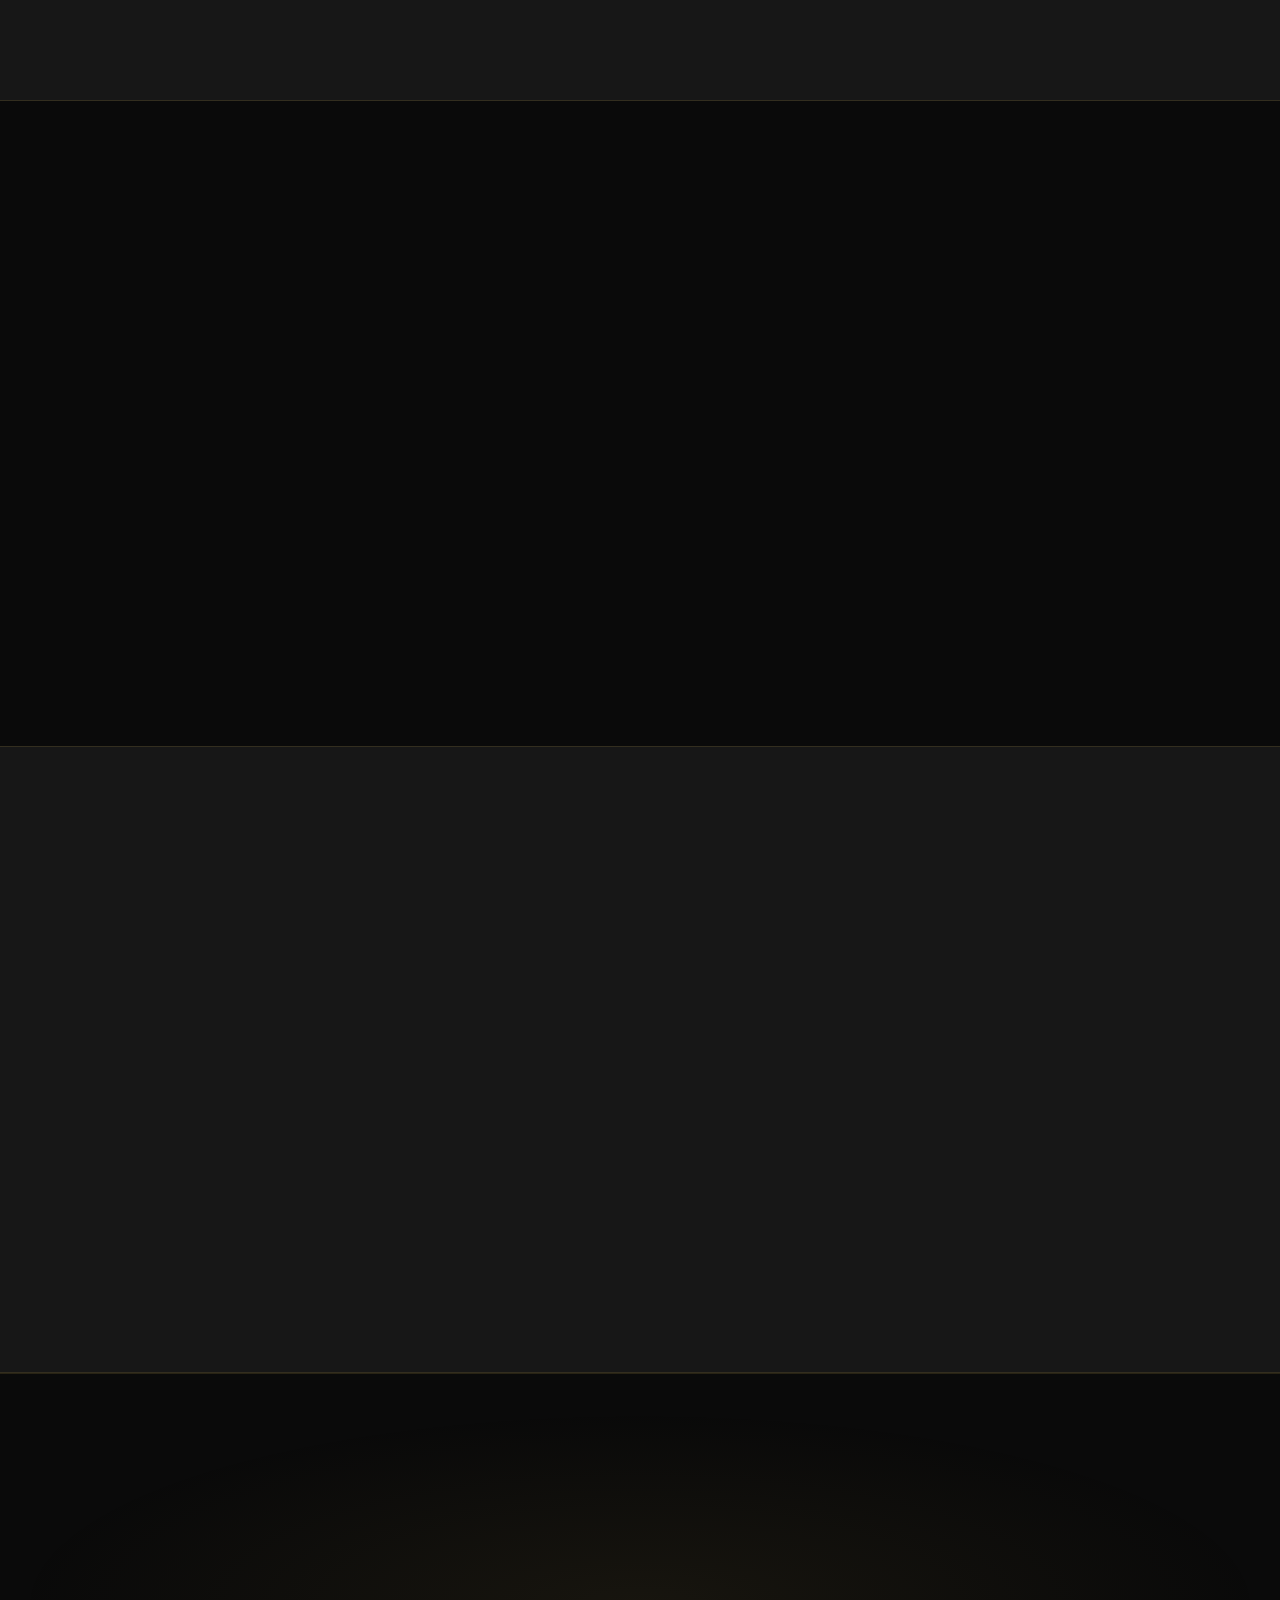
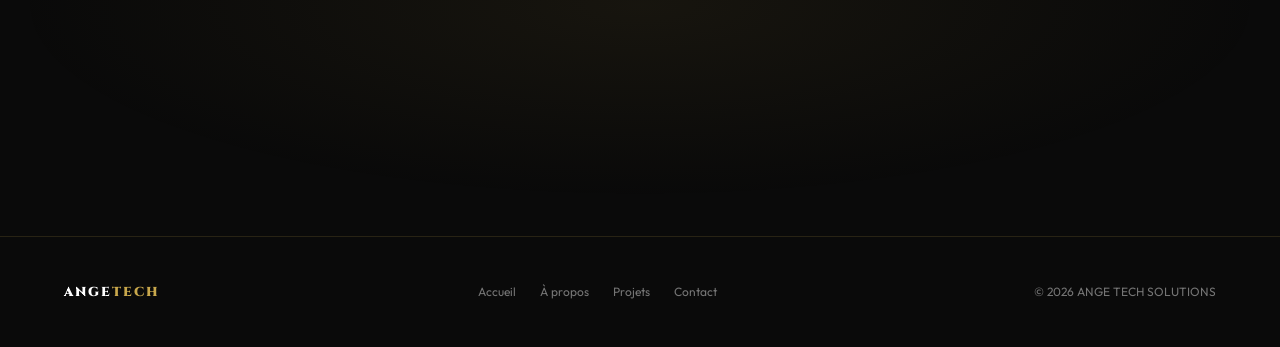
<file: skills.html>
<!DOCTYPE html>
<html lang="fr">

<head>
  <meta charset="UTF-8">
  <meta name="viewport" content="width=device-width, initial-scale=1.0">
  <title>Compétences — ANGE TECH SOLUTIONS</title>
  <link
    href="https://fonts.googleapis.com/css2?family=Cinzel:wght@400;600;900&family=Outfit:wght@300;400;500;600&display=swap"
    rel="stylesheet">
  <style>
    /* ── RESET & TOKENS ── */
    *,
    *::before,
    *::after {
      margin: 0;
      padding: 0;
      box-sizing: border-box
    }

    :root {
      --gold: #C9A84C;
      --gold2: #E2C47A;
      --gold3: rgba(201, 168, 76, .12);
      --ink: #0A0A0A;
      --surf: #111111;
      --s2: #171717;
      --s3: #1E1E1E;
      --s4: #252525;
      --border: rgba(201, 168, 76, .16);
      --border2: rgba(201, 168, 76, .32);
      --text: rgba(255, 255, 255, .88);
      --muted: rgba(255, 255, 255, .44);
      --faint: rgba(255, 255, 255, .22);
      --sans: 'Outfit', sans-serif;
      --serif: 'Cinzel', serif;
      --accent-mobile: rgba(0, 200, 255, .7);
      --accent-purple: rgba(140, 110, 255, .7);
      --ease: cubic-bezier(.25, .46, .45, .94);
    }

    html {
      scroll-behavior: smooth
    }

    body {
      background: var(--ink);
      color: var(--text);
      font-family: var(--sans);
      font-size: 15px;
      line-height: 1.7;
      overflow-x: hidden
    }

    /* ── CURSOR ── */
    #cur,
    #cur-ring {
      position: fixed;
      top: 0;
      left: 0;
      pointer-events: none;
      z-index: 9999;
      border-radius: 50%;
      transform: translate(-50%, -50%)
    }

    #cur {
      width: 8px;
      height: 8px;
      background: var(--gold);
      transition: transform .15s
    }

    #cur-ring {
      width: 36px;
      height: 36px;
      border: 1px solid rgba(201, 168, 76, .45);
      z-index: 9998;
      transition: transform .35s var(--ease)
    }

    /* ── NAV ── */
    nav {
      position: fixed;
      top: 0;
      left: 0;
      right: 0;
      z-index: 200;
      height: 70px;
      display: flex;
      align-items: center;
      justify-content: space-between;
      padding: 0 5vw;
      background: rgba(10, 10, 10, .88);
      backdrop-filter: blur(20px);
      border-bottom: 1px solid var(--border);
      transition: background .3s
    }

    .nav-logo {
      display: flex;
      align-items: center;
      gap: 10px;
      text-decoration: none
    }

    .nav-logo-svg {
      width: 32px;
      height: 32px
    }

    .nav-logo-name {
      font-family: var(--serif);
      font-size: 15px;
      font-weight: 900;
      letter-spacing: 2px;
      color: #fff
    }

    .nav-logo-name em {
      color: var(--gold);
      font-style: normal
    }

    .nav-links {
      display: flex;
      gap: 32px;
      list-style: none
    }

    .nav-links a {
      font-size: 12px;
      font-weight: 500;
      letter-spacing: 1.5px;
      text-transform: uppercase;
      color: var(--muted);
      text-decoration: none;
      transition: color .25s;
      position: relative
    }

    .nav-links a::after {
      content: '';
      position: absolute;
      bottom: -4px;
      left: 0;
      right: 0;
      height: 1px;
      background: var(--gold);
      transform: scaleX(0);
      transition: transform .3s
    }

    .nav-links a:hover,
    .nav-links a.active {
      color: var(--gold)
    }

    .nav-links a:hover::after,
    .nav-links a.active::after {
      transform: scaleX(1)
    }

    .nav-cta {
      font-size: 11px;
      font-weight: 600;
      letter-spacing: 2px;
      text-transform: uppercase;
      color: var(--gold);
      text-decoration: none;
      padding: 9px 20px;
      border: 1px solid var(--border2);
      transition: background .25s, color .25s
    }

    .nav-cta:hover {
      background: var(--gold);
      color: var(--ink)
    }

    /* ── HERO ── */
    .hero {
      min-height: 60vh;
      display: flex;
      align-items: center;
      padding: 110px 5vw 80px;
      position: relative;
      overflow: hidden
    }

    .hero-bg {
      position: absolute;
      inset: 0;
      background: radial-gradient(ellipse 70% 60% at 70% 40%, rgba(201, 168, 76, .07) 0%, transparent 60%);
      pointer-events: none
    }

    .hero-hatch {
      position: absolute;
      inset: 0;
      background-image: repeating-linear-gradient(125deg, transparent 0, transparent 28px, rgba(201, 168, 76, .022) 28px, rgba(201, 168, 76, .022) 29px);
      pointer-events: none
    }

    .hero-ghost {
      position: absolute;
      right: -2vw;
      top: 50%;
      transform: translateY(-50%);
      font-family: var(--serif);
      font-size: clamp(100px, 18vw, 240px);
      font-weight: 900;
      color: transparent;
      -webkit-text-stroke: 1px rgba(201, 168, 76, .055);
      line-height: 1;
      pointer-events: none;
      user-select: none
    }

    .hero-inner {
      position: relative;
      z-index: 1;
      max-width: 820px
    }

    .eyebrow {
      display: inline-flex;
      align-items: center;
      gap: 12px;
      font-size: 11px;
      font-weight: 600;
      letter-spacing: 3px;
      text-transform: uppercase;
      color: var(--gold);
      margin-bottom: 24px
    }

    .eyebrow::before {
      content: '';
      width: 28px;
      height: 1px;
      background: var(--gold)
    }

    .hero-title {
      font-family: var(--serif);
      font-size: clamp(36px, 5vw, 68px);
      font-weight: 900;
      line-height: 1.1;
      letter-spacing: -1px;
      color: #fff;
      margin-bottom: 20px
    }

    .hero-title em {
      color: var(--gold);
      font-style: normal
    }

    .hero-sub {
      font-size: 16px;
      font-weight: 300;
      color: var(--muted);
      max-width: 540px;
      line-height: 1.8
    }

    .hero-sub strong {
      color: var(--text);
      font-weight: 500
    }

    /* ── LAYOUT ── */
    .layout {
      max-width: 1280px;
      margin: 0 auto;
      padding: 0 5vw
    }

    /* ── SECTION HEAD ── */
    section {
      padding: 90px 0
    }

    .sec-label {
      display: inline-flex;
      align-items: center;
      gap: 10px;
      font-size: 10px;
      font-weight: 600;
      letter-spacing: 3px;
      text-transform: uppercase;
      color: var(--gold);
      margin-bottom: 16px
    }

    .sec-label::before {
      content: '';
      width: 24px;
      height: 1px;
      background: var(--gold)
    }

    .sec-title {
      font-family: var(--serif);
      font-size: clamp(26px, 3.2vw, 44px);
      font-weight: 900;
      color: #fff;
      line-height: 1.15;
      margin-bottom: 12px;
      letter-spacing: -.3px
    }

    .sec-title em {
      color: var(--gold);
      font-style: normal
    }

    .sec-desc {
      font-size: 15px;
      font-weight: 300;
      color: var(--muted);
      max-width: 540px;
      line-height: 1.8
    }

    /* ── SKILLS LAYOUT ── */
    .skills-wrap {
      display: grid;
      grid-template-columns: 260px 1fr;
      gap: 64px;
      align-items: start;
      padding: 90px 5vw
    }

    .skill-sidebar {
      position: sticky;
      top: 90px;
      display: flex;
      flex-direction: column;
      gap: 6px
    }

    .skill-nav-btn {
      display: flex;
      align-items: center;
      gap: 12px;
      padding: 13px 16px;
      border: 1px solid transparent;
      background: none;
      color: var(--muted);
      font-family: var(--sans);
      font-size: 13px;
      font-weight: 500;
      cursor: pointer;
      text-align: left;
      transition: all .25s;
      width: 100%
    }

    .skill-nav-btn:hover {
      background: var(--s3);
      color: var(--text)
    }

    .skill-nav-btn.active {
      background: var(--gold3);
      color: var(--gold);
      border-color: var(--border2)
    }

    .skill-nav-btn .nb {
      font-size: 10px;
      font-weight: 700;
      margin-left: auto;
      opacity: .5
    }

    .skill-nav-btn.active .nb {
      opacity: 1;
      color: var(--gold)
    }

    /* ── SKILL SECTION ── */
    .skill-section {
      margin-bottom: 72px;
      scroll-margin-top: 100px
    }

    .skill-section:last-child {
      margin-bottom: 0
    }

    .sec-header {
      display: flex;
      align-items: flex-start;
      justify-content: space-between;
      gap: 16px;
      margin-bottom: 28px;
      padding-bottom: 20px;
      border-bottom: 1px solid var(--border)
    }

    .sec-header-left {
      display: flex;
      align-items: center;
      gap: 16px
    }

    .sec-icon {
      width: 48px;
      height: 48px;
      border: 1px solid var(--border2);
      background: var(--gold3);
      display: flex;
      align-items: center;
      justify-content: center;
      font-size: 20px;
      flex-shrink: 0
    }

    .sec-head-title {
      font-family: var(--serif);
      font-size: 19px;
      font-weight: 600;
      color: #fff;
      margin-bottom: 3px
    }

    .sec-head-count {
      font-size: 12px;
      color: var(--muted)
    }

    /* CTA Devis button in header */
    .devis-btn {
      display: inline-flex;
      align-items: center;
      gap: 8px;
      font-size: 11px;
      font-weight: 600;
      letter-spacing: 1.5px;
      text-transform: uppercase;
      color: var(--gold);
      border: 1px solid var(--border2);
      padding: 9px 18px;
      background: transparent;
      cursor: pointer;
      transition: all .25s;
      white-space: nowrap;
      font-family: var(--sans)
    }

    .devis-btn:hover {
      background: var(--gold);
      color: var(--ink)
    }

    .devis-btn svg {
      width: 13px;
      height: 13px;
      transition: transform .25s
    }

    .devis-btn:hover svg {
      transform: translateX(3px)
    }

    /* ── CHIPS ── */
    .chip-grid {
      display: flex;
      flex-wrap: wrap;
      gap: 9px;
      margin-bottom: 20px
    }

    .chip {
      display: inline-flex;
      align-items: center;
      gap: 7px;
      padding: 9px 16px;
      border: 1px solid var(--border);
      font-size: 13px;
      font-weight: 500;
      color: var(--text);
      transition: all .25s;
      cursor: default
    }

    .chip:hover {
      border-color: var(--gold);
      color: var(--gold);
      background: var(--gold3);
      transform: translateY(-2px)
    }

    .chip-dot {
      width: 5px;
      height: 5px;
      border-radius: 50%;
      background: var(--gold);
      opacity: .45
    }

    .chip:hover .chip-dot {
      opacity: 1
    }

    .chip.expert {
      border-color: rgba(201, 168, 76, .28)
    }

    .chip.expert .chip-dot {
      opacity: 1
    }

    .chip.inter .chip-dot {
      background: var(--accent-purple);
      opacity: .8
    }

    .chip.mobile {
      border-color: rgba(0, 200, 255, .2)
    }

    .chip.mobile .chip-dot {
      background: var(--accent-mobile);
      opacity: .8
    }

    /* ── BARS ── */
    .bars {
      display: flex;
      flex-direction: column;
      gap: 16px
    }

    .bar-item {}

    .bar-head {
      display: flex;
      justify-content: space-between;
      font-size: 13px;
      font-weight: 500;
      color: var(--text);
      margin-bottom: 7px
    }

    .bar-pct {
      color: var(--gold);
      font-size: 12px;
      font-weight: 700
    }

    .bar-track {
      height: 3px;
      background: rgba(255, 255, 255, .06);
      overflow: hidden
    }

    .bar-fill {
      height: 100%;
      width: 0;
      background: linear-gradient(90deg, var(--gold3), var(--gold));
      transition: width 1.5s var(--ease)
    }

    .bar-fill.mob {
      background: linear-gradient(90deg, rgba(0, 100, 150, .4), var(--accent-mobile))
    }

    /* ── SOFT SKILLS ── */
    .soft-sec {
      background: var(--s2);
      border-top: 1px solid var(--border);
      border-bottom: 1px solid var(--border)
    }

    .soft-grid {
      margin-top: 56px;
      display: grid;
      grid-template-columns: repeat(3, 1fr);
      gap: 2px
    }

    .soft-card {
      background: var(--surf);
      padding: 40px 32px;
      position: relative;
      overflow: hidden;
      transition: all .3s;
      border: 1px solid transparent
    }

    .soft-card:hover {
      background: var(--s3);
      border-color: var(--border2);
      transform: translateY(-4px)
    }

    .soft-card::before {
      content: '';
      position: absolute;
      top: 0;
      left: 0;
      right: 0;
      height: 2px;
      background: linear-gradient(90deg, transparent, var(--gold), transparent);
      transform: scaleX(0);
      transition: transform .4s
    }

    .soft-card:hover::before {
      transform: scaleX(1)
    }

    .soft-icon {
      font-size: 26px;
      margin-bottom: 20px;
      display: block
    }

    .soft-title {
      font-family: var(--serif);
      font-size: 16px;
      font-weight: 600;
      color: #fff;
      margin-bottom: 10px
    }

    .soft-desc {
      font-size: 13px;
      font-weight: 300;
      color: var(--muted);
      line-height: 1.75;
      margin-bottom: 14px
    }

    .soft-tag {
      display: inline-flex;
      font-size: 10px;
      font-weight: 700;
      letter-spacing: 1.5px;
      text-transform: uppercase;
      color: var(--gold);
      background: var(--gold3);
      border: 1px solid var(--border2);
      padding: 3px 10px
    }

    /* ── TOOLS ── */
    .tools-grid {
      margin-top: 56px;
      display: grid;
      grid-template-columns: repeat(4, 1fr);
      gap: 12px
    }

    .tool-card {
      background: var(--s2);
      border: 1px solid var(--border);
      padding: 24px 20px;
      text-align: center;
      transition: all .3s
    }

    .tool-card:hover {
      border-color: var(--border2);
      background: var(--s3);
      transform: translateY(-3px)
    }

    .tool-emoji {
      font-size: 28px;
      display: block;
      margin-bottom: 10px
    }

    .tool-name {
      font-size: 13px;
      font-weight: 600;
      color: var(--text);
      margin-bottom: 4px
    }

    .tool-desc {
      font-size: 12px;
      color: var(--muted)
    }

    /* ── LEARNING ── */
    .learn-grid {
      margin-top: 52px;
      display: grid;
      grid-template-columns: 1fr 1fr;
      gap: 12px
    }

    .learn-card {
      background: var(--s2);
      border: 1px dashed var(--border2);
      padding: 22px 24px;
      display: flex;
      align-items: center;
      gap: 16px;
      transition: all .3s
    }

    .learn-card:hover {
      border-style: solid;
      border-color: var(--gold);
      background: var(--gold3)
    }

    .learn-ico {
      font-size: 24px;
      flex-shrink: 0
    }

    .learn-name {
      font-size: 14px;
      font-weight: 600;
      color: var(--text);
      margin-bottom: 3px
    }

    .learn-desc {
      font-size: 12px;
      color: var(--muted)
    }

    .learn-badge {
      margin-left: auto;
      font-size: 10px;
      font-weight: 700;
      letter-spacing: 1px;
      text-transform: uppercase;
      color: rgba(140, 110, 255, .9);
      background: rgba(140, 110, 255, .1);
      border: 1px solid rgba(140, 110, 255, .25);
      padding: 3px 10px;
      flex-shrink: 0
    }

    .learn-badge.planned {
      color: var(--muted);
      background: rgba(255, 255, 255, .04);
      border-color: rgba(255, 255, 255, .1)
    }

    /* ── CTA BAND ── */
    .cta-band {
      padding: 100px 5vw;
      text-align: center;
      position: relative;
      overflow: hidden;
      border-top: 1px solid var(--border)
    }

    .cta-band::before {
      content: '';
      position: absolute;
      inset: 0;
      background: radial-gradient(ellipse 70% 60% at 50% 50%, rgba(201, 168, 76, .07) 0%, transparent 70%);
      pointer-events: none
    }

    .cta-band-inner {
      position: relative;
      z-index: 1;
      max-width: 620px;
      margin: 0 auto
    }

    .cta-band-title {
      font-family: var(--serif);
      font-size: clamp(26px, 3.5vw, 48px);
      font-weight: 900;
      color: #fff;
      line-height: 1.15;
      margin-bottom: 16px;
      letter-spacing: -.3px
    }

    .cta-band-title em {
      color: var(--gold);
      font-style: normal;
      display: block
    }

    .cta-band-desc {
      font-size: 15px;
      font-weight: 300;
      color: var(--muted);
      margin-bottom: 40px;
      line-height: 1.7
    }

    .cta-group {
      display: flex;
      justify-content: center;
      gap: 14px;
      flex-wrap: wrap
    }

    .btn-primary {
      display: inline-flex;
      align-items: center;
      gap: 10px;
      font-size: 12px;
      font-weight: 600;
      letter-spacing: 2px;
      text-transform: uppercase;
      color: var(--ink);
      background: var(--gold);
      padding: 15px 30px;
      text-decoration: none;
      transition: background .25s;
      font-family: var(--sans)
    }

    .btn-primary:hover {
      background: var(--gold2)
    }

    .btn-sec {
      display: inline-flex;
      align-items: center;
      gap: 10px;
      font-size: 12px;
      font-weight: 600;
      letter-spacing: 2px;
      text-transform: uppercase;
      color: var(--gold);
      border: 1px solid var(--border2);
      padding: 15px 30px;
      text-decoration: none;
      background: transparent;
      transition: background .25s;
      font-family: var(--sans)
    }

    .btn-sec:hover {
      background: var(--gold3)
    }

    /* ── FOOTER ── */
    footer {
      padding: 44px 5vw;
      border-top: 1px solid var(--border);
      display: flex;
      align-items: center;
      justify-content: space-between;
      flex-wrap: wrap;
      gap: 20px
    }

    .footer-brand {
      font-family: var(--serif);
      font-size: 13px;
      font-weight: 900;
      letter-spacing: 2px;
      color: #fff;
      text-decoration: none
    }

    .footer-brand em {
      color: var(--gold);
      font-style: normal
    }

    .footer-copy {
      font-size: 12px;
      color: var(--muted)
    }

    .footer-links {
      display: flex;
      gap: 24px
    }

    .footer-links a {
      font-size: 12px;
      color: var(--muted);
      text-decoration: none;
      transition: color .25s
    }

    .footer-links a:hover {
      color: var(--gold)
    }

    /* ── WHATSAPP FLOAT ── */
    .wa-float {
      position: fixed;
      bottom: 28px;
      right: 28px;
      width: 52px;
      height: 52px;
      background: #25D366;
      border-radius: 50%;
      display: flex;
      align-items: center;
      justify-content: center;
      text-decoration: none;
      font-size: 23px;
      z-index: 200;
      box-shadow: 0 4px 24px rgba(37, 211, 102, .35);
      transition: transform .25s, box-shadow .25s
    }

    .wa-float:hover {
      transform: scale(1.1);
      box-shadow: 0 8px 32px rgba(37, 211, 102, .55)
    }

    /* ══════════════════════════════
   MODAL / FORM
══════════════════════════════ */
    .modal-overlay {
      position: fixed;
      inset: 0;
      z-index: 1000;
      background: rgba(0, 0, 0, .75);
      backdrop-filter: blur(8px);
      display: flex;
      align-items: center;
      justify-content: center;
      padding: 20px;
      opacity: 0;
      visibility: hidden;
      transition: opacity .3s, visibility .3s
    }

    .modal-overlay.open {
      opacity: 1;
      visibility: visible
    }

    .modal {
      background: var(--s2);
      border: 1px solid var(--border2);
      width: 100%;
      max-width: 680px;
      max-height: 90vh;
      overflow-y: auto;
      position: relative;
      transform: translateY(20px) scale(.98);
      transition: transform .35s var(--ease)
    }

    .modal-overlay.open .modal {
      transform: translateY(0) scale(1)
    }

    /* scrollbar */
    .modal::-webkit-scrollbar {
      width: 4px
    }

    .modal::-webkit-scrollbar-track {
      background: var(--s3)
    }

    .modal::-webkit-scrollbar-thumb {
      background: var(--border2)
    }

    .modal-header {
      padding: 28px 32px 20px;
      border-bottom: 1px solid var(--border);
      display: flex;
      align-items: flex-start;
      justify-content: space-between;
      gap: 20px;
      position: sticky;
      top: 0;
      background: var(--s2);
      z-index: 10
    }

    .modal-category {
      font-size: 10px;
      font-weight: 700;
      letter-spacing: 2.5px;
      text-transform: uppercase;
      color: var(--gold);
      margin-bottom: 6px
    }

    .modal-title {
      font-family: var(--serif);
      font-size: 20px;
      font-weight: 600;
      color: #fff
    }

    .modal-close {
      width: 36px;
      height: 36px;
      border: 1px solid var(--border);
      background: none;
      color: var(--muted);
      font-size: 18px;
      cursor: pointer;
      display: flex;
      align-items: center;
      justify-content: center;
      transition: all .25s;
      flex-shrink: 0
    }

    .modal-close:hover {
      border-color: var(--gold);
      color: var(--gold);
      background: var(--gold3)
    }

    .modal-body {
      padding: 28px 32px 32px
    }

    /* form fields */
    .form-group {
      margin-bottom: 20px
    }

    .form-row {
      display: grid;
      grid-template-columns: 1fr 1fr;
      gap: 16px;
      margin-bottom: 20px
    }

    label {
      display: block;
      font-size: 11px;
      font-weight: 600;
      letter-spacing: 1.5px;
      text-transform: uppercase;
      color: var(--gold);
      margin-bottom: 7px
    }

    label span {
      color: var(--muted);
      font-weight: 400;
      text-transform: none;
      letter-spacing: 0;
      font-size: 11px
    }

    input[type=text],
    input[type=email],
    input[type=tel],
    select,
    textarea {
      width: 100%;
      background: var(--s3);
      border: 1px solid var(--border);
      color: var(--text);
      font-family: var(--sans);
      font-size: 14px;
      font-weight: 400;
      padding: 12px 16px;
      outline: none;
      transition: border-color .25s, background .25s;
      -webkit-appearance: none;
      appearance: none
    }

    input[type=text]:focus,
    input[type=email]:focus,
    input[type=tel]:focus,
    select:focus,
    textarea:focus {
      border-color: var(--gold);
      background: var(--s4)
    }

    input::placeholder,
    textarea::placeholder {
      color: var(--faint)
    }

    select {
      background-image: url("data:image/svg+xml,%3Csvg xmlns='http://www.w3.org/2000/svg' width='12' height='8' viewBox='0 0 12 8'%3E%3Cpath d='M1 1l5 5 5-5' stroke='%23C9A84C' stroke-width='1.5' fill='none' stroke-linecap='round'/%3E%3C/svg%3E");
      background-repeat: no-repeat;
      background-position: right 14px center;
      padding-right: 40px
    }

    select option {
      background: var(--s3);
      color: var(--text)
    }

    textarea {
      resize: vertical;
      min-height: 90px;
      line-height: 1.6
    }

    /* checkboxes & radios */
    .check-group {
      display: flex;
      flex-wrap: wrap;
      gap: 8px;
      margin-top: 4px
    }

    .check-item {
      display: flex;
      align-items: center;
      gap: 8px;
      padding: 8px 14px;
      border: 1px solid var(--border);
      cursor: pointer;
      transition: all .25s;
      font-size: 13px;
      color: var(--muted)
    }

    .check-item:hover {
      border-color: var(--border2);
      color: var(--text)
    }

    .check-item input {
      display: none
    }

    .check-item.checked {
      border-color: var(--gold);
      color: var(--gold);
      background: var(--gold3)
    }

    .check-item .ck-ico {
      width: 14px;
      height: 14px;
      border: 1px solid currentColor;
      display: flex;
      align-items: center;
      justify-content: center;
      flex-shrink: 0;
      transition: background .2s
    }

    .check-item.checked .ck-ico {
      background: var(--gold);
      border-color: var(--gold)
    }

    .check-item.checked .ck-ico::after {
      content: '✓';
      font-size: 9px;
      color: var(--ink);
      font-weight: 700
    }

    .radio-group {
      display: flex;
      flex-wrap: wrap;
      gap: 8px;
      margin-top: 4px
    }

    .radio-item {
      display: flex;
      align-items: center;
      gap: 8px;
      padding: 8px 14px;
      border: 1px solid var(--border);
      cursor: pointer;
      transition: all .25s;
      font-size: 13px;
      color: var(--muted)
    }

    .radio-item:hover {
      border-color: var(--border2);
      color: var(--text)
    }

    .radio-item input {
      display: none
    }

    .radio-item.selected {
      border-color: var(--gold);
      color: var(--gold);
      background: var(--gold3)
    }

    .radio-item .rk-ico {
      width: 12px;
      height: 12px;
      border: 1px solid currentColor;
      border-radius: 50%;
      display: flex;
      align-items: center;
      justify-content: center;
      flex-shrink: 0;
      transition: all .2s
    }

    .radio-item.selected .rk-ico::after {
      content: '';
      width: 6px;
      height: 6px;
      border-radius: 50%;
      background: var(--gold);
      display: block
    }

    /* form divider */
    .form-divider {
      border: none;
      border-top: 1px solid var(--border);
      margin: 24px 0
    }

    .form-section-label {
      font-size: 10px;
      font-weight: 700;
      letter-spacing: 2px;
      text-transform: uppercase;
      color: var(--faint);
      margin-bottom: 16px
    }

    /* step indicator */
    .form-steps {
      display: flex;
      gap: 6px;
      margin-bottom: 28px
    }

    .step-dot {
      height: 3px;
      flex: 1;
      background: var(--border);
      transition: background .3s
    }

    .step-dot.active {
      background: var(--gold)
    }

    .step-dot.done {
      background: rgba(201, 168, 76, .45)
    }

    /* submit */
    .form-submit-row {
      display: flex;
      align-items: center;
      justify-content: space-between;
      gap: 16px;
      margin-top: 28px;
      padding-top: 24px;
      border-top: 1px solid var(--border)
    }

    .form-note {
      font-size: 12px;
      color: var(--muted);
      display: flex;
      align-items: center;
      gap: 7px
    }

    .form-note::before {
      content: '💬';
      font-size: 14px
    }

    .submit-btn {
      display: inline-flex;
      align-items: center;
      gap: 10px;
      font-size: 12px;
      font-weight: 700;
      letter-spacing: 2px;
      text-transform: uppercase;
      color: var(--ink);
      background: var(--gold);
      padding: 14px 28px;
      border: none;
      cursor: pointer;
      font-family: var(--sans);
      transition: background .25s
    }

    .submit-btn:hover {
      background: var(--gold2)
    }

    .submit-btn:disabled {
      opacity: .5;
      cursor: not-allowed
    }

    /* char counter */
    .char-count {
      font-size: 11px;
      color: var(--muted);
      text-align: right;
      margin-top: 4px
    }

    .char-count.near {
      color: var(--gold)
    }

    /* ── REVEAL ── */
    .reveal {
      opacity: 0;
      transform: translateY(24px);
      transition: opacity .65s ease, transform .65s ease
    }

    .reveal.visible {
      opacity: 1;
      transform: translateY(0)
    }

    /* ── RESPONSIVE ── */
    @media(max-width:960px) {
      .skills-wrap {
        grid-template-columns: 1fr;
        padding: 60px 5vw
      }

      .skill-sidebar {
        position: static;
        flex-direction: row;
        flex-wrap: wrap
      }

      .skill-nav-btn {
        width: auto;
        flex: 1;
        min-width: 120px
      }

      .soft-grid {
        grid-template-columns: 1fr 1fr
      }

      .tools-grid {
        grid-template-columns: repeat(3, 1fr)
      }

      .nav-links {
        display: none
      }
    }

    @media(max-width:640px) {
      .form-row {
        grid-template-columns: 1fr
      }

      .soft-grid {
        grid-template-columns: 1fr
      }

      .tools-grid {
        grid-template-columns: 1fr 1fr
      }

      .learn-grid {
        grid-template-columns: 1fr
      }

      .modal-body {
        padding: 20px
      }

      .modal-header {
        padding: 20px
      }
    }
  </style>
</head>

<body>

  <div id="cur"></div>
  <div id="cur-ring"></div>

  <!-- NAV -->
  <nav id="navbar">
    <a href="index.html" class="nav-logo">
      <svg class="nav-logo-svg" viewBox="0 0 44 40" fill="none">
        <line x1="6" y1="38" x2="22" y2="4" stroke="#C9A84C" stroke-width="3.5" stroke-linecap="round" />
        <line x1="22" y1="4" x2="38" y2="38" stroke="#C9A84C" stroke-width="3.5" stroke-linecap="round" />
        <line x1="11" y1="26" x2="33" y2="26" stroke="#C9A84C" stroke-width="3" stroke-linecap="round" />
        <line x1="22" y1="14" x2="40" y2="14" stroke="#C9A84C" stroke-width="3" stroke-linecap="round" />
        <line x1="31" y1="14" x2="31" y2="38" stroke="#C9A84C" stroke-width="3" stroke-linecap="round" />
      </svg>
      <span class="nav-logo-name">ANGE<em>.</em></span>
    </a>
    <ul class="nav-links">
      <li><a href="index.html">Accueil</a></li>
      <li><a href="about.html">À propos</a></li>
      <li><a href="skills.html" class="active">Compétences</a></li>
      <li><a href="projects.html">Projets</a></li>
      <li><a href="contact.html">Contact</a></li>
    </ul>
    <a href="contact.html" class="nav-cta">Me contacter</a>
  </nav>

  <!-- HERO -->
  <section class="hero">
    <div class="hero-bg"></div>
    <div class="hero-hatch"></div>
    <div class="hero-ghost">SKL</div>
    <div class="hero-inner reveal">
      <span class="eyebrow">Compétences</span>
      <h1 class="hero-title">Mon <em>arsenal</em><br>technique.</h1>
      <p class="hero-sub">Des compétences construites <strong>projet après projet</strong>, du frontend au mobile —
        toujours au service du résultat. Chaque catégorie propose un <strong>formulaire de devis gratuit</strong> adapté
        à ton projet.</p>
    </div>
  </section>

  <!-- SKILLS MAIN -->
  <div class="skills-wrap">

    <!-- SIDEBAR -->
    <aside class="skill-sidebar reveal">
      <button class="skill-nav-btn active" onclick="scrollTo('s-frontend')">🌐 Frontend <span
          class="nb">5</span></button>
      <button class="skill-nav-btn" onclick="scrollTo('s-design')">🎨 Design UI/UX <span class="nb">7</span></button>
      <button class="skill-nav-btn" onclick="scrollTo('s-mobile')">📱 Mobile <span class="nb">4</span></button>
      <button class="skill-nav-btn" onclick="scrollTo('s-backend')">⚙️ Backend <span class="nb">7</span></button>
      <button class="skill-nav-btn" onclick="scrollTo('s-bars')">📊 Niveaux</button>
    </aside>

    <!-- MAIN CONTENT -->
    <div>

      <!-- FRONTEND -->
      <div class="skill-section reveal" id="s-frontend">
        <div class="sec-header">
          <div class="sec-header-left">
            <div class="sec-icon">🌐</div>
            <div>
              <div class="sec-head-title">Développement Frontend</div>
              <div class="sec-head-count">5 compétences · Sites vitrines, landing pages, portfolios</div>
            </div>
          </div>
          <button class="devis-btn" onclick="openModal('frontend')">
            Demander un devis
            <svg viewBox="0 0 24 24" fill="none" stroke="currentColor" stroke-width="2">
              <path d="M5 12h14M12 5l7 7-7 7" />
            </svg>
          </button>
        </div>
        <div class="chip-grid">
          <div class="chip expert"><span class="chip-dot"></span>HTML5</div>
          <div class="chip expert"><span class="chip-dot"></span>CSS3 / SCSS</div>
          <div class="chip inter"><span class="chip-dot"></span>JavaScript ES6+</div>
          <div class="chip inter"><span class="chip-dot"></span>Responsive Design</div>
          <div class="chip inter"><span class="chip-dot"></span>Animations CSS</div>
        </div>
      </div>

      <!-- DESIGN -->
      <div class="skill-section reveal" id="s-design">
        <div class="sec-header">
          <div class="sec-header-left">
            <div class="sec-icon">🎨</div>
            <div>
              <div class="sec-head-title">Design UI/UX</div>
              <div class="sec-head-count">7 compétences · Maquettes, prototypes, design systems</div>
            </div>
          </div>
          <button class="devis-btn" onclick="openModal('design')">
            Demander un devis
            <svg viewBox="0 0 24 24" fill="none" stroke="currentColor" stroke-width="2">
              <path d="M5 12h14M12 5l7 7-7 7" />
            </svg>
          </button>
        </div>
        <div class="chip-grid">
          <div class="chip inter"><span class="chip-dot"></span>UI Design</div>
          <div class="chip inter"><span class="chip-dot"></span>UX Research</div>
          <div class="chip inter"><span class="chip-dot"></span>Wireframing</div>
          <div class="chip inter"><span class="chip-dot"></span>Prototypage Interactif</div>
          <div class="chip inter"><span class="chip-dot"></span>Design System</div>
          <div class="chip inter"><span class="chip-dot"></span>Figma</div>
          <div class="chip"><span class="chip-dot"></span>Éco-conception</div>
        </div>
      </div>

      <!-- MOBILE -->
      <div class="skill-section reveal" id="s-mobile">
        <div class="sec-header">
          <div class="sec-header-left">
            <div class="sec-icon">📱</div>
            <div>
              <div class="sec-head-title">Développement Mobile</div>
              <div class="sec-head-count">4 compétences · Android natif Kotlin · Firebase</div>
            </div>
          </div>
          <button class="devis-btn" onclick="openModal('mobile')">
            Demander un devis
            <svg viewBox="0 0 24 24" fill="none" stroke="currentColor" stroke-width="2">
              <path d="M5 12h14M12 5l7 7-7 7" />
            </svg>
          </button>
        </div>
        <div class="chip-grid">
          <div class="chip mobile"><span class="chip-dot"></span>Kotlin / Android</div>
          <div class="chip mobile"><span class="chip-dot"></span>Jetpack Compose</div>
          <div class="chip mobile"><span class="chip-dot"></span>Firebase (Auth & Firestore)</div>
          <div class="chip mobile"><span class="chip-dot"></span>Architecture MVVM</div>
        </div>
        <div
          style="padding:16px 20px;background:rgba(0,200,255,.04);border:1px solid rgba(0,200,255,.14);display:flex;gap:14px;align-items:flex-start;margin-top:4px">
          <span style="font-size:18px;flex-shrink:0">🔬</span>
          <div>
            <div style="font-size:13px;font-weight:600;color:var(--text);margin-bottom:4px">Projets de référence</div>
            <div style="font-size:13px;color:var(--muted);line-height:1.7"><strong style="color:var(--text)">Poubelle
                Souriante</strong> — App Android de collecte de déchets géolocalisée (MVVM + Firebase). <strong
                style="color:var(--text)">Pharma Garde CI</strong> — Localisation des pharmacies de garde en Côte
              d'Ivoire.</div>
          </div>
        </div>
      </div>

      <!-- BACKEND -->
      <div class="skill-section reveal" id="s-backend">
        <div class="sec-header">
          <div class="sec-header-left">
            <div class="sec-icon">⚙️</div>
            <div>
              <div class="sec-head-title">Backend & Outils</div>
              <div class="sec-head-count">7 compétences · PHP · MySQL · Laravel · API REST</div>
            </div>
          </div>
          <button class="devis-btn" onclick="openModal('backend')">
            Demander un devis
            <svg viewBox="0 0 24 24" fill="none" stroke="currentColor" stroke-width="2">
              <path d="M5 12h14M12 5l7 7-7 7" />
            </svg>
          </button>
        </div>
        <div class="chip-grid">
          <div class="chip expert"><span class="chip-dot"></span>PHP / MySQL</div>
          <div class="chip inter"><span class="chip-dot"></span>Laravel <span
              style="font-size:10px;color:var(--gold);margin-left:2px">↑ en cours</span></div>
          <div class="chip inter"><span class="chip-dot"></span>Firebase</div>
          <div class="chip inter"><span class="chip-dot"></span>API REST</div>
          <div class="chip inter"><span class="chip-dot"></span>Bootstrap</div>
          <div class="chip"><span class="chip-dot"></span>Git / GitHub</div>
          <div class="chip"><span class="chip-dot"></span>GitHub Pages</div>
        </div>
      </div>

      <!-- BARS -->
      <div class="skill-section reveal" id="s-bars">
        <div class="sec-header">
          <div class="sec-header-left">
            <div class="sec-icon">📊</div>
            <div>
              <div class="sec-head-title">Niveaux de maîtrise</div>
              <div class="sec-head-count">Auto-évaluation honnête</div>
            </div>
          </div>
        </div>
        <div class="bars bar-skills">
          <div class="bar-item">
            <div class="bar-head">HTML / CSS <span class="bar-pct">90%</span></div>
            <div class="bar-track">
              <div class="bar-fill" data-w="90"></div>
            </div>
          </div>
          <div class="bar-item">
            <div class="bar-head">UI / UX Design <span class="bar-pct">80%</span></div>
            <div class="bar-track">
              <div class="bar-fill" data-w="80"></div>
            </div>
          </div>
          <div class="bar-item">
            <div class="bar-head">JavaScript <span class="bar-pct">72%</span></div>
            <div class="bar-track">
              <div class="bar-fill" data-w="72"></div>
            </div>
          </div>
          <div class="bar-item">
            <div class="bar-head">PHP / MySQL <span class="bar-pct">70%</span></div>
            <div class="bar-track">
              <div class="bar-fill" data-w="70"></div>
            </div>
          </div>
          <div class="bar-item">
            <div class="bar-head">Laravel <span class="bar-pct">35%</span></div>
            <div class="bar-track">
              <div class="bar-fill" data-w="35"></div>
            </div>
          </div>
          <div class="bar-item">
            <div class="bar-head">Kotlin / Android <span class="bar-pct">68%</span></div>
            <div class="bar-track">
              <div class="bar-fill mob" data-w="68"></div>
            </div>
          </div>
          <div class="bar-item">
            <div class="bar-head">Firebase <span class="bar-pct">65%</span></div>
            <div class="bar-track">
              <div class="bar-fill mob" data-w="65"></div>
            </div>
          </div>
          <div class="bar-item">
            <div class="bar-head">Git / GitHub <span class="bar-pct">60%</span></div>
            <div class="bar-track">
              <div class="bar-fill" data-w="60"></div>
            </div>
          </div>
          <div class="bar-item">
            <div class="bar-head">Figma <span class="bar-pct">68%</span></div>
            <div class="bar-track">
              <div class="bar-fill" data-w="68"></div>
            </div>
          </div>
        </div>
      </div>

    </div>
  </div><!-- /skills-wrap -->

  <!-- SOFT SKILLS -->
  <section class="soft-sec">
    <div class="layout">
      <span class="sec-label reveal">Compétences humaines</span>
      <h2 class="sec-title reveal">Au-delà du <em>code</em>.</h2>
      <p class="sec-desc reveal">Un client ne recrute pas qu'un développeur — il recrute un
        <strong>collaborateur</strong> capable de comprendre ses besoins et de piloter un projet.</p>
      <div class="soft-grid">
        <div class="soft-card reveal"><span class="soft-icon">🏗️</span>
          <div class="soft-title">Gestion de projet</div>
          <div class="soft-desc">Planification, suivi et livraison. Expérience Agile / Scrum avec sprints et
            rétrospectives.</div><span class="soft-tag">Chef de Projet — DLD</span>
        </div>
        <div class="soft-card reveal"><span class="soft-icon">📋</span>
          <div class="soft-title">Cahier des charges</div>
          <div class="soft-desc">Rédaction de spécifications fonctionnelles et techniques claires pour cadrer les
            projets dès le départ.</div><span class="soft-tag">Rigueur & Méthode</span>
        </div>
        <div class="soft-card reveal"><span class="soft-icon">🌱</span>
          <div class="soft-title">Éco-conception</div>
          <div class="soft-desc">Applications responsables : performances optimisées, empreinte carbone réduite.
            Appliqué dans Poubelle Souriante.</div><span class="soft-tag">Impact positif</span>
        </div>
        <div class="soft-card reveal"><span class="soft-icon">💬</span>
          <div class="soft-title">Communication client</div>
          <div class="soft-desc">Écoute active, reformulation des besoins, feedback régulier. Je traduis le technique en
            simple.</div><span class="soft-tag">Relation client</span>
        </div>
        <div class="soft-card reveal"><span class="soft-icon">🔍</span>
          <div class="soft-title">UX Research</div>
          <div class="soft-desc">Analyse des parcours utilisateurs, personas et tests d'usabilité pour des interfaces
            qui convertissent.</div><span class="soft-tag">Centré utilisateur</span>
        </div>
        <div class="soft-card reveal"><span class="soft-icon">⚡</span>
          <div class="soft-title">Autonomie & Veille</div>
          <div class="soft-desc">Auto-formation continue sur React, Laravel, Python. Capacité à livrer seul un projet de
            A à Z.</div><span class="soft-tag">Freelance-ready</span>
        </div>
      </div>
    </div>
  </section>

  <!-- OUTILS -->
  <section>
    <div class="layout">
      <span class="sec-label reveal">Environnement</span>
      <h2 class="sec-title reveal">Mes <em>outils</em> du quotidien.</h2>
      <div class="tools-grid">
        <div class="tool-card reveal"><span class="tool-emoji">💻</span>
          <div class="tool-name">VS Code</div>
          <div class="tool-desc">Éditeur principal</div>
        </div>
        <div class="tool-card reveal"><span class="tool-emoji">🐙</span>
          <div class="tool-name">GitHub</div>
          <div class="tool-desc">Versioning & déploiement</div>
        </div>
        <div class="tool-card reveal"><span class="tool-emoji">🎨</span>
          <div class="tool-name">Figma</div>
          <div class="tool-desc">Design & prototypage</div>
        </div>
        <div class="tool-card reveal"><span class="tool-emoji">🔥</span>
          <div class="tool-name">Firebase</div>
          <div class="tool-desc">Auth, Firestore, Hosting</div>
        </div>
        <div class="tool-card reveal"><span class="tool-emoji">🤖</span>
          <div class="tool-name">Android Studio</div>
          <div class="tool-desc">Développement mobile</div>
        </div>
        <div class="tool-card reveal"><span class="tool-emoji">🗄️</span>
          <div class="tool-name">MySQL</div>
          <div class="tool-desc">Base de données</div>
        </div>
        <div class="tool-card reveal"><span class="tool-emoji">🌐</span>
          <div class="tool-name">Chrome DevTools</div>
          <div class="tool-desc">Debug & inspection</div>
        </div>
        <div class="tool-card reveal"><span class="tool-emoji">⚡</span>
          <div class="tool-name">GitHub Pages</div>
          <div class="tool-desc">Hébergement</div>
        </div>
      </div>
    </div>
  </section>

  <!-- LEARNING -->
  <section style="background:var(--s2);border-top:1px solid var(--border);border-bottom:1px solid var(--border)">
    <div class="layout">
      <span class="sec-label reveal">En cours</span>
      <h2 class="sec-title reveal">Ce que j'apprends <em>maintenant</em>.</h2>
      <div class="learn-grid">
        <div class="learn-card reveal"><span class="learn-ico">⚛️</span>
          <div>
            <div class="learn-name">React.js</div>
            <div class="learn-desc">Composants & state management</div>
          </div><span class="learn-badge">En cours</span>
        </div>
        <div class="learn-card reveal"><span class="learn-ico">🐍</span>
          <div>
            <div class="learn-name">Python</div>
            <div class="learn-desc">Scripting & automatisation</div>
          </div><span class="learn-badge">En cours</span>
        </div>
        <div class="learn-card reveal"><span class="learn-ico">🏗️</span>
          <div>
            <div class="learn-name">Laravel</div>
            <div class="learn-desc">Framework PHP · Eloquent · Blade · Routes</div>
          </div><span class="learn-badge">En cours</span>
        </div>
        <div class="learn-card reveal"><span class="learn-ico">☁️</span>
          <div>
            <div class="learn-name">Cloud & CI/CD</div>
            <div class="learn-desc">Déploiement automatisé, pipelines</div>
          </div><span class="learn-badge">En cours</span>
        </div>
        <div class="learn-card reveal"><span class="learn-ico">🔐</span>
          <div>
            <div class="learn-name">Sécurité Web</div>
            <div class="learn-desc">OWASP, validation, authentification</div>
          </div><span class="learn-badge planned">Prévu</span>
        </div>
        <div class="learn-card reveal"><span class="learn-ico">🤖</span>
          <div>
            <div class="learn-name">AI / APIs IA</div>
            <div class="learn-desc">Intégration ChatGPT, Claude API</div>
          </div><span class="learn-badge planned">Prévu</span>
        </div>
      </div>
    </div>
  </section>

  <!-- CTA -->
  <div class="cta-band">
    <div class="cta-band-inner reveal">
      <h2 class="cta-band-title">Un projet à <em>réaliser ?</em></h2>
      <p class="cta-band-desc">Web, mobile ou design — clique sur le bouton "Demander un devis" dans la catégorie qui te
        correspond, remplis le cahier des charges et je te réponds sous 24h.</p>
      <div class="cta-group">
        <a href="https://wa.me/2250151185932" class="btn-primary">Démarrer sur WhatsApp →</a>
        <a href="projects.html" class="btn-sec">Voir mes projets</a>
      </div>
    </div>
  </div>

  <!-- FOOTER -->
  <footer>
    <a href="index.html" class="footer-brand">ANGE<em>TECH</em></a>
    <div class="footer-links">
      <a href="index.html">Accueil</a>
      <a href="about.html">À propos</a>
      <a href="projects.html">Projets</a>
      <a href="contact.html">Contact</a>
    </div>
    <p class="footer-copy">© 2026 ANGE TECH SOLUTIONS</p>
  </footer>

  <a href="https://wa.me/2250507799329" class="wa-float" title="WhatsApp">💬</a>

  <!-- ══════════════════════════════
     MODALS
══════════════════════════════ -->

  <!-- MODAL FRONTEND -->
  <div class="modal-overlay" id="modal-frontend">
    <div class="modal">
      <div class="modal-header">
        <div>
          <div class="modal-category">🌐 Développement Frontend</div>
          <div class="modal-title">Cahier des charges — Site web</div>
        </div>
        <button class="modal-close" onclick="closeModal('frontend')">✕</button>
      </div>
      <div class="modal-body">
        <div class="form-steps" id="steps-frontend">
          <div class="step-dot active"></div>
          <div class="step-dot"></div>
          <div class="step-dot"></div>
        </div>

        <!-- CLIENT INFO -->
        <div class="form-section-label">Vos coordonnées</div>
        <div class="form-row">
          <div class="form-group"><label>Nom complet <span>*</span></label><input type="text" id="fe-name"
              placeholder="Jean Dupont" required></div>
          <div class="form-group"><label>WhatsApp / Téléphone <span>*</span></label><input type="tel" id="fe-phone"
              placeholder="+225 XX XX XX XX" required></div>
        </div>
        <div class="form-group"><label>Email <span>optionnel</span></label><input type="email" id="fe-email"
            placeholder="vous@example.com"></div>

        <hr class="form-divider">
        <div class="form-section-label">Votre projet</div>

        <div class="form-group">
          <label>Type de site souhaité <span>*</span></label>
          <div class="radio-group" id="fe-type">
            <div class="radio-item" data-val="Site vitrine">
              <div class="rk-ico"></div>Site vitrine
            </div>
            <div class="radio-item" data-val="Landing page">
              <div class="rk-ico"></div>Landing page
            </div>
            <div class="radio-item" data-val="Portfolio">
              <div class="rk-ico"></div>Portfolio
            </div>
            <div class="radio-item" data-val="Blog">
              <div class="rk-ico"></div>Blog
            </div>
            <div class="radio-item" data-val="E-commerce">
              <div class="rk-ico"></div>E-commerce
            </div>
            <div class="radio-item" data-val="Autre">
              <div class="rk-ico"></div>Autre
            </div>
          </div>
        </div>

        <div class="form-group">
          <label>Secteur d'activité <span>*</span></label>
          <input type="text" id="fe-secteur" placeholder="Ex : Restaurant, Cabinet médical, Mode...">
        </div>

        <div class="form-group">
          <label>Fonctionnalités souhaitées <span>plusieurs choix possibles</span></label>
          <div class="check-group" id="fe-features">
            <div class="check-item" data-val="Formulaire de contact">
              <div class="ck-ico"></div>Formulaire de contact
            </div>
            <div class="check-item" data-val="Galerie photos">
              <div class="ck-ico"></div>Galerie photos
            </div>
            <div class="check-item" data-val="Carte Google Maps">
              <div class="ck-ico"></div>Carte Google Maps
            </div>
            <div class="check-item" data-val="Blog / Articles">
              <div class="ck-ico"></div>Blog / Articles
            </div>
            <div class="check-item" data-val="Espace client">
              <div class="ck-ico"></div>Espace client
            </div>
            <div class="check-item" data-val="Paiement en ligne">
              <div class="ck-ico"></div>Paiement en ligne
            </div>
            <div class="check-item" data-val="Multi-langues">
              <div class="ck-ico"></div>Multi-langues
            </div>
            <div class="check-item" data-val="Newsletter">
              <div class="ck-ico"></div>Newsletter
            </div>
          </div>
        </div>

        <div class="form-group">
          <label>Budget estimé <span>*</span></label>
          <div class="radio-group" id="fe-budget">
            <div class="radio-item" data-val="Moins de 50 000 FCFA">
              <div class="rk-ico"></div>&lt; 50k FCFA
            </div>
            <div class="radio-item" data-val="50 000 – 150 000 FCFA">
              <div class="rk-ico"></div>50k – 150k
            </div>
            <div class="radio-item" data-val="150 000 – 400 000 FCFA">
              <div class="rk-ico"></div>150k – 400k
            </div>
            <div class="radio-item" data-val="Plus de 400 000 FCFA">
              <div class="rk-ico"></div>&gt; 400k
            </div>
          </div>
        </div>

        <div class="form-group">
          <label>Délai souhaité <span>*</span></label>
          <div class="radio-group" id="fe-delai">
            <div class="radio-item" data-val="Urgent (moins d'1 semaine)">
              <div class="rk-ico"></div>Urgent (&lt;1 sem)
            </div>
            <div class="radio-item" data-val="2 – 4 semaines">
              <div class="rk-ico"></div>2 – 4 semaines
            </div>
            <div class="radio-item" data-val="1 – 2 mois">
              <div class="rk-ico"></div>1 – 2 mois
            </div>
            <div class="radio-item" data-val="Pas de contrainte">
              <div class="rk-ico"></div>Pas de contrainte
            </div>
          </div>
        </div>

        <div class="form-group">
          <label>Description du projet <span>*</span></label>
          <textarea id="fe-desc" rows="4" maxlength="600" oninput="countChars(this,'fe-cc')"
            placeholder="Décrivez votre activité, vos objectifs, vos inspirations (sites que vous aimez), vos contraintes spécifiques..."></textarea>
          <div class="char-count" id="fe-cc">0 / 600</div>
        </div>

        <div class="form-group">
          <label>Avez-vous déjà un logo / charte graphique ?</label>
          <div class="radio-group" id="fe-logo">
            <div class="radio-item" data-val="Oui, j'ai un logo et une charte">
              <div class="rk-ico"></div>Oui, complet
            </div>
            <div class="radio-item" data-val="Partiellement (logo seul)">
              <div class="rk-ico"></div>Logo seulement
            </div>
            <div class="radio-item" data-val="Non, à créer">
              <div class="rk-ico"></div>Non, à créer
            </div>
          </div>
        </div>

        <div class="form-submit-row">
          <span class="form-note">Envoi direct sur WhatsApp</span>
          <button class="submit-btn" onclick="sendWhatsApp('frontend')">Envoyer le cahier des charges →</button>
        </div>
      </div>
    </div>
  </div>

  <!-- MODAL DESIGN -->
  <div class="modal-overlay" id="modal-design">
    <div class="modal">
      <div class="modal-header">
        <div>
          <div class="modal-category">🎨 Design UI/UX</div>
          <div class="modal-title">Cahier des charges — Design & Maquette</div>
        </div>
        <button class="modal-close" onclick="closeModal('design')">✕</button>
      </div>
      <div class="modal-body">

        <div class="form-section-label">Vos coordonnées</div>
        <div class="form-row">
          <div class="form-group"><label>Nom complet <span>*</span></label><input type="text" id="ds-name"
              placeholder="Jean Dupont" required></div>
          <div class="form-group"><label>WhatsApp <span>*</span></label><input type="tel" id="ds-phone"
              placeholder="+225 XX XX XX XX" required></div>
        </div>

        <hr class="form-divider">
        <div class="form-section-label">Votre besoin design</div>

        <div class="form-group">
          <label>Prestation souhaitée <span>*</span></label>
          <div class="check-group" id="ds-type">
            <div class="check-item" data-val="Maquette UI (Figma)">
              <div class="ck-ico"></div>Maquette UI (Figma)
            </div>
            <div class="check-item" data-val="Prototype interactif">
              <div class="ck-ico"></div>Prototype interactif
            </div>
            <div class="check-item" data-val="Design System">
              <div class="ck-ico"></div>Design System
            </div>
            <div class="check-item" data-val="UX Audit">
              <div class="ck-ico"></div>UX Audit
            </div>
            <div class="check-item" data-val="Wireframes">
              <div class="ck-ico"></div>Wireframes
            </div>
            <div class="check-item" data-val="Identité visuelle">
              <div class="ck-ico"></div>Identité visuelle
            </div>
          </div>
        </div>

        <div class="form-group">
          <label>Nombre d'écrans / pages estimé <span>*</span></label>
          <div class="radio-group" id="ds-screens">
            <div class="radio-item" data-val="1 – 5 écrans">
              <div class="rk-ico"></div>1 – 5
            </div>
            <div class="radio-item" data-val="6 – 15 écrans">
              <div class="rk-ico"></div>6 – 15
            </div>
            <div class="radio-item" data-val="16 – 30 écrans">
              <div class="rk-ico"></div>16 – 30
            </div>
            <div class="radio-item" data-val="Plus de 30 écrans">
              <div class="rk-ico"></div>&gt; 30
            </div>
          </div>
        </div>

        <div class="form-group">
          <label>Style visuel recherché</label>
          <div class="check-group" id="ds-style">
            <div class="check-item" data-val="Minimaliste">
              <div class="ck-ico"></div>Minimaliste
            </div>
            <div class="check-item" data-val="Moderne & bold">
              <div class="ck-ico"></div>Moderne & bold
            </div>
            <div class="check-item" data-val="Luxueux / Premium">
              <div class="ck-ico"></div>Luxueux / Premium
            </div>
            <div class="check-item" data-val="Coloré & dynamique">
              <div class="ck-ico"></div>Coloré & dynamique
            </div>
            <div class="check-item" data-val="Corporatif / Sérieux">
              <div class="ck-ico"></div>Corporatif
            </div>
          </div>
        </div>

        <div class="form-group">
          <label>Supports cibles</label>
          <div class="check-group" id="ds-device">
            <div class="check-item" data-val="Desktop">
              <div class="ck-ico"></div>Desktop
            </div>
            <div class="check-item" data-val="Mobile">
              <div class="ck-ico"></div>Mobile
            </div>
            <div class="check-item" data-val="Tablette">
              <div class="ck-ico"></div>Tablette
            </div>
            <div class="check-item" data-val="Application Android">
              <div class="ck-ico"></div>App Android
            </div>
          </div>
        </div>

        <div class="form-group">
          <label>Avez-vous des références ? <span>sites ou apps que vous aimez</span></label>
          <input type="text" id="ds-refs" placeholder="Ex : airbnb.com, dribbble.com/shot/xxxx...">
        </div>

        <div class="form-group">
          <label>Budget estimé <span>*</span></label>
          <div class="radio-group" id="ds-budget">
            <div class="radio-item" data-val="Moins de 30 000 FCFA">
              <div class="rk-ico"></div>&lt; 30k FCFA
            </div>
            <div class="radio-item" data-val="30 000 – 100 000 FCFA">
              <div class="rk-ico"></div>30k – 100k
            </div>
            <div class="radio-item" data-val="100 000 – 300 000 FCFA">
              <div class="rk-ico"></div>100k – 300k
            </div>
            <div class="radio-item" data-val="Plus de 300 000 FCFA">
              <div class="rk-ico"></div>&gt; 300k
            </div>
          </div>
        </div>

        <div class="form-group">
          <label>Description détaillée <span>*</span></label>
          <textarea id="ds-desc" rows="4" maxlength="600" oninput="countChars(this,'ds-cc')"
            placeholder="Décrivez votre activité, le public cible, l'ambiance souhaitée, les contraintes de charte existante..."></textarea>
          <div class="char-count" id="ds-cc">0 / 600</div>
        </div>

        <div class="form-submit-row">
          <span class="form-note">Envoi direct sur WhatsApp</span>
          <button class="submit-btn" onclick="sendWhatsApp('design')">Envoyer le cahier des charges →</button>
        </div>
      </div>
    </div>
  </div>

  <!-- MODAL MOBILE -->
  <div class="modal-overlay" id="modal-mobile">
    <div class="modal">
      <div class="modal-header">
        <div>
          <div class="modal-category">📱 Développement Mobile</div>
          <div class="modal-title">Cahier des charges — Application mobile</div>
        </div>
        <button class="modal-close" onclick="closeModal('mobile')">✕</button>
      </div>
      <div class="modal-body">

        <div class="form-section-label">Vos coordonnées</div>
        <div class="form-row">
          <div class="form-group"><label>Nom complet <span>*</span></label><input type="text" id="mb-name"
              placeholder="Jean Dupont"></div>
          <div class="form-group"><label>WhatsApp <span>*</span></label><input type="tel" id="mb-phone"
              placeholder="+225 XX XX XX XX"></div>
        </div>

        <hr class="form-divider">
        <div class="form-section-label">Votre application</div>

        <div class="form-group">
          <label>Type d'application <span>*</span></label>
          <div class="radio-group" id="mb-type">
            <div class="radio-item" data-val="Application Android native">
              <div class="rk-ico"></div>Android natif
            </div>
            <div class="radio-item" data-val="Application multi-plateforme">
              <div class="rk-ico"></div>Multi-plateforme
            </div>
            <div class="radio-item" data-val="Je ne sais pas encore">
              <div class="rk-ico"></div>À définir
            </div>
          </div>
        </div>

        <div class="form-group">
          <label>Catégorie de l'app <span>*</span></label>
          <div class="check-group" id="mb-cat">
            <div class="check-item" data-val="Commerce / Marketplace">
              <div class="ck-ico"></div>Commerce
            </div>
            <div class="check-item" data-val="Services à la personne">
              <div class="ck-ico"></div>Services
            </div>
            <div class="check-item" data-val="Géolocalisation / Maps">
              <div class="ck-ico"></div>Géolocalisation
            </div>
            <div class="check-item" data-val="Social / Communauté">
              <div class="ck-ico"></div>Social
            </div>
            <div class="check-item" data-val="Santé / Bien-être">
              <div class="ck-ico"></div>Santé
            </div>
            <div class="check-item" data-val="Éducation">
              <div class="ck-ico"></div>Éducation
            </div>
            <div class="check-item" data-val="Utilitaire / Gestion interne">
              <div class="ck-ico"></div>Utilitaire
            </div>
            <div class="check-item" data-val="Autre">
              <div class="ck-ico"></div>Autre
            </div>
          </div>
        </div>

        <div class="form-group">
          <label>Fonctionnalités clés <span>*</span></label>
          <div class="check-group" id="mb-features">
            <div class="check-item" data-val="Authentification (login/inscription)">
              <div class="ck-ico"></div>Authentification
            </div>
            <div class="check-item" data-val="Base de données Firebase">
              <div class="ck-ico"></div>Firebase / BDD
            </div>
            <div class="check-item" data-val="Géolocalisation en temps réel">
              <div class="ck-ico"></div>GPS / Maps
            </div>
            <div class="check-item" data-val="Notifications push">
              <div class="ck-ico"></div>Notifications push
            </div>
            <div class="check-item" data-val="Paiement mobile (Orange Money, MTN)">
              <div class="ck-ico"></div>Paiement mobile
            </div>
            <div class="check-item" data-val="Chat / Messagerie">
              <div class="ck-ico"></div>Chat
            </div>
            <div class="check-item" data-val="Gestion de profil utilisateur">
              <div class="ck-ico"></div>Profil utilisateur
            </div>
            <div class="check-item" data-val="Dashboard / Statistiques">
              <div class="ck-ico"></div>Dashboard
            </div>
          </div>
        </div>

        <div class="form-group">
          <label>Nombre d'utilisateurs cibles estimé</label>
          <div class="radio-group" id="mb-users">
            <div class="radio-item" data-val="Usage interne / Petit groupe">
              <div class="rk-ico"></div>&lt; 100
            </div>
            <div class="radio-item" data-val="100 – 10 000 utilisateurs">
              <div class="rk-ico"></div>100 – 10k
            </div>
            <div class="radio-item" data-val="Plus de 10 000 utilisateurs">
              <div class="rk-ico"></div>&gt; 10k
            </div>
          </div>
        </div>

        <div class="form-group">
          <label>Budget estimé <span>*</span></label>
          <div class="radio-group" id="mb-budget">
            <div class="radio-item" data-val="Moins de 100 000 FCFA">
              <div class="rk-ico"></div>&lt; 100k FCFA
            </div>
            <div class="radio-item" data-val="100 000 – 300 000 FCFA">
              <div class="rk-ico"></div>100k – 300k
            </div>
            <div class="radio-item" data-val="300 000 – 700 000 FCFA">
              <div class="rk-ico"></div>300k – 700k
            </div>
            <div class="radio-item" data-val="Plus de 700 000 FCFA">
              <div class="rk-ico"></div>&gt; 700k
            </div>
          </div>
        </div>

        <div class="form-group">
          <label>Description du projet <span>*</span></label>
          <textarea id="mb-desc" rows="4" maxlength="600" oninput="countChars(this,'mb-cc')"
            placeholder="Décrivez le problème que votre app résout, votre cible, les fonctionnalités principales, si vous avez déjà des maquettes..."></textarea>
          <div class="char-count" id="mb-cc">0 / 600</div>
        </div>

        <div class="form-submit-row">
          <span class="form-note">Envoi direct sur WhatsApp</span>
          <button class="submit-btn" onclick="sendWhatsApp('mobile')">Envoyer le cahier des charges →</button>
        </div>
      </div>
    </div>
  </div>

  <!-- MODAL BACKEND -->
  <div class="modal-overlay" id="modal-backend">
    <div class="modal">
      <div class="modal-header">
        <div>
          <div class="modal-category">⚙️ Backend & Outils</div>
          <div class="modal-title">Cahier des charges — Application web / Backend</div>
        </div>
        <button class="modal-close" onclick="closeModal('backend')">✕</button>
      </div>
      <div class="modal-body">

        <div class="form-section-label">Vos coordonnées</div>
        <div class="form-row">
          <div class="form-group"><label>Nom complet <span>*</span></label><input type="text" id="be-name"
              placeholder="Jean Dupont"></div>
          <div class="form-group"><label>WhatsApp <span>*</span></label><input type="tel" id="be-phone"
              placeholder="+225 XX XX XX XX"></div>
        </div>

        <hr class="form-divider">
        <div class="form-section-label">Votre projet backend</div>

        <div class="form-group">
          <label>Type de projet <span>*</span></label>
          <div class="check-group" id="be-type">
            <div class="check-item" data-val="Application web (Laravel / PHP)">
              <div class="ck-ico"></div>App web Laravel/PHP
            </div>
            <div class="check-item" data-val="API REST">
              <div class="ck-ico"></div>API REST
            </div>
            <div class="check-item" data-val="Site e-commerce avec back-office">
              <div class="ck-ico"></div>E-commerce + back-office
            </div>
            <div class="check-item" data-val="Système de gestion (ERP / CRM)">
              <div class="ck-ico"></div>ERP / CRM
            </div>
            <div class="check-item" data-val="Plateforme SaaS">
              <div class="ck-ico"></div>Plateforme SaaS
            </div>
            <div class="check-item" data-val="Script / Outil interne">
              <div class="ck-ico"></div>Script / Outil
            </div>
          </div>
        </div>

        <div class="form-group">
          <label>Stack technologique souhaitée</label>
          <div class="check-group" id="be-stack">
            <div class="check-item" data-val="PHP / MySQL (natif)">
              <div class="ck-ico"></div>PHP natif
            </div>
            <div class="check-item" data-val="Laravel + MySQL">
              <div class="ck-ico"></div>Laravel
            </div>
            <div class="check-item" data-val="Firebase (Firestore)">
              <div class="ck-ico"></div>Firebase
            </div>
            <div class="check-item" data-val="API tierce à intégrer">
              <div class="ck-ico"></div>API tierce
            </div>
            <div class="check-item" data-val="Libre choix du développeur">
              <div class="ck-ico"></div>Au choix du dev
            </div>
          </div>
        </div>

        <div class="form-group">
          <label>Fonctionnalités backend requises</label>
          <div class="check-group" id="be-features">
            <div class="check-item" data-val="Authentification & rôles utilisateurs">
              <div class="ck-ico"></div>Auth & rôles
            </div>
            <div class="check-item" data-val="CRUD complet (gestion de données)">
              <div class="ck-ico"></div>CRUD données
            </div>
            <div class="check-item" data-val="Gestion de fichiers / uploads">
              <div class="ck-ico"></div>Upload fichiers
            </div>
            <div class="check-item" data-val="Envoi d'emails automatisés">
              <div class="ck-ico"></div>Emails auto
            </div>
            <div class="check-item" data-val="Tableaux de bord & reporting">
              <div class="ck-ico"></div>Dashboard / stats
            </div>
            <div class="check-item" data-val="Intégration paiement (Orange Money, MTN, Stripe)">
              <div class="ck-ico"></div>Paiement
            </div>
            <div class="check-item" data-val="API REST consommable par app mobile">
              <div class="ck-ico"></div>API pour app mobile
            </div>
            <div class="check-item" data-val="Déploiement serveur (VPS, cPanel)">
              <div class="ck-ico"></div>Déploiement
            </div>
          </div>
        </div>

        <div class="form-group">
          <label>Avez-vous un hébergement existant ?</label>
          <div class="radio-group" id="be-hosting">
            <div class="radio-item" data-val="Oui (cPanel / VPS)">
              <div class="rk-ico"></div>Oui (cPanel/VPS)
            </div>
            <div class="radio-item" data-val="Non, à prévoir dans le devis">
              <div class="rk-ico"></div>Non, à inclure
            </div>
            <div class="radio-item" data-val="Je ne sais pas encore">
              <div class="rk-ico"></div>À définir
            </div>
          </div>
        </div>

        <div class="form-group">
          <label>Budget estimé <span>*</span></label>
          <div class="radio-group" id="be-budget">
            <div class="radio-item" data-val="Moins de 80 000 FCFA">
              <div class="rk-ico"></div>&lt; 80k FCFA
            </div>
            <div class="radio-item" data-val="80 000 – 250 000 FCFA">
              <div class="rk-ico"></div>80k – 250k
            </div>
            <div class="radio-item" data-val="250 000 – 600 000 FCFA">
              <div class="rk-ico"></div>250k – 600k
            </div>
            <div class="radio-item" data-val="Plus de 600 000 FCFA">
              <div class="rk-ico"></div>&gt; 600k
            </div>
          </div>
        </div>

        <div class="form-group">
          <label>Description du projet <span>*</span></label>
          <textarea id="be-desc" rows="4" maxlength="600" oninput="countChars(this,'be-cc')"
            placeholder="Décrivez l'objectif du projet, les modules principaux, les intégrations nécessaires, le contexte (B2B, B2C, interne...)..."></textarea>
          <div class="char-count" id="be-cc">0 / 600</div>
        </div>

        <div class="form-submit-row">
          <span class="form-note">Envoi direct sur WhatsApp</span>
          <button class="submit-btn" onclick="sendWhatsApp('backend')">Envoyer le cahier des charges →</button>
        </div>
      </div>
    </div>
  </div>

  <!-- ══════════════════════════════
     SCRIPTS
══════════════════════════════ -->
  <script>
    const WA = '2250151185932';

    /* ── Cursor ── */
    const cur = document.getElementById('cur'), ring = document.getElementById('cur-ring');
    let mx = 0, my = 0, rx = 0, ry = 0;
    document.addEventListener('mousemove', e => {
      mx = e.clientX; my = e.clientY;
      cur.style.transform = `translate(${mx}px,${my}px) translate(-50%,-50%)`;
    });
    (function loop() { rx += (mx - rx) * .12; ry += (my - ry) * .12; ring.style.transform = `translate(${rx}px,${ry}px) translate(-50%,-50%)`; requestAnimationFrame(loop) })();
    document.querySelectorAll('a,button,.why-card,.check-item,.radio-item').forEach(el => {
      el.addEventListener('mouseenter', () => { cur.style.transform += ` scale(2)`; ring.style.opacity = '0' });
      el.addEventListener('mouseleave', () => { cur.style.transform = cur.style.transform.replace(/ scale\(2\)/, ''); ring.style.opacity = '1' });
    });

    /* ── Scroll reveal ── */
    const obs = new IntersectionObserver(entries => {
      entries.forEach(e => { if (e.isIntersecting) { e.target.classList.add('visible'); obs.unobserve(e.target) } });
    }, { threshold: .1 });
    document.querySelectorAll('.reveal').forEach(el => obs.observe(el));

    /* ── Bar animation ── */
    const barObs = new IntersectionObserver(entries => {
      entries.forEach(e => {
        if (e.isIntersecting) {
          e.target.querySelectorAll('.bar-fill').forEach(b => { b.style.width = b.dataset.w + '%' });
          barObs.unobserve(e.target);
        }
      });
    }, { threshold: .2 });
    const barSec = document.getElementById('s-bars');
    if (barSec) barObs.observe(barSec);

    /* ── Sidebar active ── */
    const sids = ['s-frontend', 's-design', 's-mobile', 's-backend', 's-bars'];
    const sbtns = document.querySelectorAll('.skill-nav-btn');
    window.addEventListener('scroll', () => {
      sids.forEach((id, i) => {
        const el = document.getElementById(id); if (!el) return;
        const r = el.getBoundingClientRect();
        if (r.top < 200 && r.bottom > 0) { sbtns.forEach(b => b.classList.remove('active')); sbtns[i]?.classList.add('active'); }
      });
    }, { passive: true });

    function scrollTo(id) { document.getElementById(id)?.scrollIntoView({ behavior: 'smooth', block: 'start' }) }

    /* ── Navbar ── */
    const nb = document.getElementById('navbar');
    window.addEventListener('scroll', () => { nb.style.background = window.scrollY > 40 ? 'rgba(10,10,10,.98)' : 'rgba(10,10,10,.88)'; }, { passive: true });

    /* ── MODAL ── */
    function openModal(type) {
      document.getElementById('modal-' + type)?.classList.add('open');
      document.body.style.overflow = 'hidden';
    }
    function closeModal(type) {
      document.getElementById('modal-' + type)?.classList.remove('open');
      document.body.style.overflow = '';
    }
    // Close on overlay click
    document.querySelectorAll('.modal-overlay').forEach(o => {
      o.addEventListener('click', e => { if (e.target === o) closeModal(o.id.replace('modal-', '')) });
    });
    // Escape key
    document.addEventListener('keydown', e => { if (e.key === 'Escape') document.querySelectorAll('.modal-overlay.open').forEach(o => o.classList.remove('open')) });

    /* ── Toggle checkboxes ── */
    document.querySelectorAll('.check-item').forEach(item => {
      item.addEventListener('click', () => item.classList.toggle('checked'));
    });
    /* ── Radio items ── */
    document.querySelectorAll('.radio-group').forEach(grp => {
      grp.querySelectorAll('.radio-item').forEach(item => {
        item.addEventListener('click', () => {
          grp.querySelectorAll('.radio-item').forEach(r => r.classList.remove('selected'));
          item.classList.add('selected');
        });
      });
    });

    /* ── Char counter ── */
    function countChars(el, counterId) {
      const cc = document.getElementById(counterId); if (!cc) return;
      const len = el.value.length, max = el.getAttribute('maxlength') || 600;
      cc.textContent = `${len} / ${max}`;
      cc.classList.toggle('near', len > max * 0.8);
    }

    /* ── Get value helper ── */
    function getRadioVal(groupId) {
      const sel = document.querySelector(`#${groupId} .radio-item.selected`);
      return sel ? sel.dataset.val : 'Non précisé';
    }
    function getCheckVals(groupId) {
      const items = [...document.querySelectorAll(`#${groupId} .check-item.checked`)];
      return items.length ? items.map(i => i.dataset.val).join(', ') : 'Aucun sélectionné';
    }
    function getInput(id) { return (document.getElementById(id)?.value || '').trim() || 'Non renseigné' }

    /* ── SEND WHATSAPP ── */
    function sendWhatsApp(type) {
      let msg = '';

      if (type === 'frontend') {
        const name = getInput('fe-name'), phone = getInput('fe-phone'), email = getInput('fe-email');
        if (!document.getElementById('fe-name').value.trim() || !document.getElementById('fe-phone').value.trim() || !document.getElementById('fe-desc').value.trim()) {
          alert('Veuillez remplir les champs obligatoires (Nom, WhatsApp, Description).'); return;
        }
        msg = `🌐 *CAHIER DES CHARGES – FRONTEND*\n`
          + `━━━━━━━━━━━━━━━━━━━━\n`
          + `👤 *Client :* ${name}\n`
          + `📱 *WhatsApp :* ${phone}\n`
          + `📧 *Email :* ${email}\n\n`
          + `📋 *Type de site :* ${getRadioVal('fe-type')}\n`
          + `🏢 *Secteur :* ${getInput('fe-secteur')}\n`
          + `⚙️ *Fonctionnalités :* ${getCheckVals('fe-features')}\n`
          + `🎨 *Logo/Charte :* ${getRadioVal('fe-logo')}\n`
          + `💰 *Budget :* ${getRadioVal('fe-budget')}\n`
          + `⏱️ *Délai :* ${getRadioVal('fe-delai')}\n\n`
          + `📝 *Description :*\n${getInput('fe-desc')}\n`
          + `━━━━━━━━━━━━━━━━━━━━\n`
          + `_Envoyé depuis angetech.ci_`;
      }
      else if (type === 'design') {
        if (!document.getElementById('ds-name').value.trim() || !document.getElementById('ds-phone').value.trim() || !document.getElementById('ds-desc').value.trim()) {
          alert('Veuillez remplir les champs obligatoires (Nom, WhatsApp, Description).'); return;
        }
        msg = `🎨 *CAHIER DES CHARGES – DESIGN UI/UX*\n`
          + `━━━━━━━━━━━━━━━━━━━━\n`
          + `👤 *Client :* ${getInput('ds-name')}\n`
          + `📱 *WhatsApp :* ${getInput('ds-phone')}\n\n`
          + `🎯 *Prestation :* ${getCheckVals('ds-type')}\n`
          + `📐 *Nombre d\'écrans :* ${getRadioVal('ds-screens')}\n`
          + `🖌️ *Style souhaité :* ${getCheckVals('ds-style')}\n`
          + `💻 *Supports cibles :* ${getCheckVals('ds-device')}\n`
          + `🔗 *Références :* ${getInput('ds-refs')}\n`
          + `💰 *Budget :* ${getRadioVal('ds-budget')}\n\n`
          + `📝 *Description :*\n${getInput('ds-desc')}\n`
          + `━━━━━━━━━━━━━━━━━━━━\n`
          + `_Envoyé depuis angetech.ci_`;
      }
      else if (type === 'mobile') {
        if (!document.getElementById('mb-name').value.trim() || !document.getElementById('mb-phone').value.trim() || !document.getElementById('mb-desc').value.trim()) {
          alert('Veuillez remplir les champs obligatoires (Nom, WhatsApp, Description).'); return;
        }
        msg = `📱 *CAHIER DES CHARGES – APPLICATION MOBILE*\n`
          + `━━━━━━━━━━━━━━━━━━━━\n`
          + `👤 *Client :* ${getInput('mb-name')}\n`
          + `📱 *WhatsApp :* ${getInput('mb-phone')}\n\n`
          + `📲 *Type d\'app :* ${getRadioVal('mb-type')}\n`
          + `🏷️ *Catégorie :* ${getCheckVals('mb-cat')}\n`
          + `⚙️ *Fonctionnalités :* ${getCheckVals('mb-features')}\n`
          + `👥 *Utilisateurs cibles :* ${getRadioVal('mb-users')}\n`
          + `💰 *Budget :* ${getRadioVal('mb-budget')}\n\n`
          + `📝 *Description :*\n${getInput('mb-desc')}\n`
          + `━━━━━━━━━━━━━━━━━━━━\n`
          + `_Envoyé depuis angetech.ci_`;
      }
      else if (type === 'backend') {
        if (!document.getElementById('be-name').value.trim() || !document.getElementById('be-phone').value.trim() || !document.getElementById('be-desc').value.trim()) {
          alert('Veuillez remplir les champs obligatoires (Nom, WhatsApp, Description).'); return;
        }
        msg = `⚙️ *CAHIER DES CHARGES – BACKEND / APP WEB*\n`
          + `━━━━━━━━━━━━━━━━━━━━\n`
          + `👤 *Client :* ${getInput('be-name')}\n`
          + `📱 *WhatsApp :* ${getInput('be-phone')}\n\n`
          + `🔧 *Type de projet :* ${getCheckVals('be-type')}\n`
          + `🛠️ *Stack souhaitée :* ${getCheckVals('be-stack')}\n`
          + `⚙️ *Fonctionnalités :* ${getCheckVals('be-features')}\n`
          + `🌐 *Hébergement :* ${getRadioVal('be-hosting')}\n`
          + `💰 *Budget :* ${getRadioVal('be-budget')}\n\n`
          + `📝 *Description :*\n${getInput('be-desc')}\n`
          + `━━━━━━━━━━━━━━━━━━━━\n`
          + `_Envoyé depuis angetech.ci_`;
      }

      const url = `https://wa.me/${WA}?text=${encodeURIComponent(msg)}`;
      window.open(url, '_blank');
      closeModal(type);
    }
  </script>
</body>

</html>
</file>
<file: shared.css>
/* =============================================
   SHARED.CSS — ANGE TECH SOLUTIONS Portfolio
   Importé dans toutes les pages
============================================= */
:root {
  --bg: #07090D;
  --bg2: #0B0E14;
  --surface: #10141C;
  --border: rgba(255, 255, 255, 0.07);
  --accent: #00E5FF;
  --accent2: #7B61FF;
  --gold: #D4AF37;
  --gold2: #F1D592;
  --txt: #F0F4F8;
  --muted: #6B7B8D;
  --ease: cubic-bezier(0.16, 1, 0.3, 1);
  --font-h: 'Syne', sans-serif;
  --font-b: 'DM Sans', sans-serif;
}

*,
*::before,
*::after {
  margin: 0;
  padding: 0;
  box-sizing: border-box
}

html {
  scroll-behavior: smooth;
  overflow-x: hidden
}

body {
  background: var(--bg);
  color: var(--txt);
  font-family: var(--font-b);
  font-size: 16px;
  line-height: 1.7;
  overflow-x: hidden;
  cursor: none
}

/* CURSOR */
#cursor {
  width: 8px;
  height: 8px;
  background: var(--gold);
  border-radius: 50%;
  position: fixed;
  top: 0;
  left: 0;
  z-index: 9999;
  pointer-events: none;
  transform: translate(-50%, -50%);
  transition: width .3s var(--ease), height .3s var(--ease);
  mix-blend-mode: screen
}

#cursor-ring {
  width: 36px;
  height: 36px;
  border: 1px solid rgba(212, 175, 55, .4);
  border-radius: 50%;
  position: fixed;
  top: 0;
  left: 0;
  z-index: 9998;
  pointer-events: none;
  transform: translate(-50%, -50%);
  transition: width .4s var(--ease), height .4s var(--ease), opacity .3s
}

body:has(a:hover) #cursor,
body:has(button:hover) #cursor {
  width: 18px;
  height: 18px
}

body:has(a:hover) #cursor-ring,
body:has(button:hover) #cursor-ring {
  width: 60px;
  height: 60px;
  opacity: .5
}

/* GRAIN */
body::before {
  content: '';
  position: fixed;
  inset: 0;
  z-index: 9990;
  pointer-events: none;
  opacity: .03;
  background-image: url("data:image/svg+xml,%3Csvg viewBox='0 0 256 256' xmlns='http://www.w3.org/2000/svg'%3E%3Cfilter id='n'%3E%3CfeTurbulence type='fractalNoise' baseFrequency='.9' numOctaves='4' stitchTiles='stitch'/%3E%3C/filter%3E%3Crect width='100%25' height='100%25' filter='url(%23n)'/%3E%3C/svg%3E");
  background-size: 180px
}

/* NAV */
nav {
  position: fixed;
  top: 0;
  left: 0;
  right: 0;
  z-index: 1000;
  display: flex;
  align-items: center;
  justify-content: space-between;
  padding: 16px 5%;
  transition: background .5s var(--ease), padding .4s var(--ease)
}

nav.scrolled {
  background: rgba(7, 9, 13, .95);
  backdrop-filter: blur(24px) saturate(1.6);
  padding: 10px 5%;
  border-bottom: 1px solid var(--border)
}

/* LOGO avec image */
.logo {
  display: flex;
  align-items: center;
  gap: 10px;
  text-decoration: none;
  flex-shrink: 0
}

.logo-img {
  height: 36px;
  width: auto;
  object-fit: contain;
  filter: drop-shadow(0 0 6px rgba(212, 175, 55, .3));
  transition: filter .3s
}

.logo:hover .logo-img {
  filter: drop-shadow(0 0 12px rgba(212, 175, 55, .5))
}

.logo-text {
  font-family: var(--font-h);
  font-size: 14px;
  font-weight: 800;
  color: var(--txt);
  letter-spacing: .5px;
  line-height: 1.1
}

.logo-text span {
  color: var(--gold)
}

.logo-sub {
  font-size: 8px;
  font-weight: 500;
  letter-spacing: 2px;
  text-transform: uppercase;
  color: var(--muted)
}

.nav-links {
  display: flex;
  gap: 28px;
  list-style: none
}

.nav-links a {
  font-size: 12px;
  font-weight: 500;
  letter-spacing: .6px;
  text-transform: uppercase;
  text-decoration: none;
  color: var(--muted);
  transition: color .3s;
  position: relative
}

.nav-links a::after {
  content: '';
  position: absolute;
  bottom: -4px;
  left: 0;
  right: 100%;
  height: 1px;
  background: var(--gold);
  transition: right .4s var(--ease)
}

.nav-links a:hover,
.nav-links a.active {
  color: var(--txt)
}

.nav-links a:hover::after,
.nav-links a.active::after {
  right: 0
}

.nav-links a.active {
  color: var(--gold)
}

.nav-cta {
  font-size: 12px;
  font-weight: 600;
  padding: 9px 20px;
  border: 1px solid rgba(212, 175, 55, .4);
  border-radius: 100px;
  color: var(--gold);
  text-decoration: none;
  transition: background .3s, color .3s, border-color .3s, box-shadow .3s
}

.nav-cta:hover {
  background: var(--gold);
  color: var(--bg);
  border-color: var(--gold);
  box-shadow: 0 0 20px rgba(212, 175, 55, .3)
}

.hamburger {
  display: none;
  flex-direction: column;
  gap: 5px;
  background: none;
  border: none;
  cursor: none;
  padding: 4px
}

.hamburger span {
  display: block;
  width: 24px;
  height: 1.5px;
  background: var(--txt);
  border-radius: 2px;
  transition: transform .4s var(--ease), opacity .3s
}

.hamburger.open span:nth-child(1) {
  transform: translateY(6.5px) rotate(45deg)
}

.hamburger.open span:nth-child(2) {
  opacity: 0
}

.hamburger.open span:nth-child(3) {
  transform: translateY(-6.5px) rotate(-45deg)
}

.mobile-menu {
  display: none;
  position: fixed;
  inset: 0;
  z-index: 999;
  background: rgba(7, 9, 13, .98);
  backdrop-filter: blur(20px);
  flex-direction: column;
  align-items: center;
  justify-content: center;
  gap: 36px;
  opacity: 0;
  transition: opacity .4s var(--ease)
}

.mobile-menu.open {
  opacity: 1
}

.mobile-menu .mob-logo {
  margin-bottom: 20px
}

.mobile-menu .mob-logo img {
  height: 50px;
  filter: drop-shadow(0 0 10px rgba(212, 175, 55, .4))
}

.mobile-menu a {
  font-family: var(--font-h);
  font-size: 28px;
  font-weight: 700;
  color: var(--txt);
  text-decoration: none;
  transition: color .3s
}

.mobile-menu a:hover,
.mobile-menu a.active {
  color: var(--gold)
}

/* FOOTER */
footer {
  background: var(--bg2);
  border-top: 1px solid var(--border);
  padding: 36px 5%;
  display: flex;
  align-items: center;
  justify-content: space-between;
  flex-wrap: wrap;
  gap: 16px
}

.footer-logo {
  display: flex;
  align-items: center;
  gap: 10px
}

.footer-logo img {
  height: 30px;
  width: auto;
  filter: drop-shadow(0 0 4px rgba(212, 175, 55, .25))
}

.footer-logo-text {
  font-family: var(--font-h);
  font-size: 15px;
  font-weight: 800;
  color: var(--txt)
}

.footer-logo-text span {
  color: var(--gold)
}

.footer-copy {
  font-size: 13px;
  color: var(--muted)
}

.footer-back {
  font-size: 13px;
  color: var(--muted);
  text-decoration: none;
  cursor: none;
  transition: color .3s
}

.footer-back:hover {
  color: var(--gold)
}

/* PAGE HERO (pages internes) */
.page-hero {
  padding: 160px 5% 80px;
  position: relative;
  overflow: hidden;
  background: var(--bg)
}

.page-hero-grid {
  position: absolute;
  inset: 0;
  pointer-events: none;
  background-image: linear-gradient(rgba(255, 255, 255, .02) 1px, transparent 1px), linear-gradient(90deg, rgba(255, 255, 255, .02) 1px, transparent 1px);
  background-size: 80px 80px;
  mask-image: radial-gradient(ellipse 70% 70% at 30% 50%, black 20%, transparent 100%)
}

.page-hero-label {
  font-size: 11px;
  font-weight: 600;
  letter-spacing: 3px;
  text-transform: uppercase;
  color: var(--gold);
  margin-bottom: 16px;
  display: flex;
  align-items: center;
  gap: 12px;
  opacity: 0;
  transform: translateY(20px);
  animation: revealUp .8s var(--ease) .1s forwards
}

.page-hero-label::before {
  content: '';
  width: 24px;
  height: 1px;
  background: var(--gold)
}

.page-hero-title {
  font-family: var(--font-h);
  font-size: clamp(44px, 7vw, 80px);
  font-weight: 800;
  line-height: 1;
  letter-spacing: -2px;
  margin-bottom: 20px;
  opacity: 0;
  transform: translateY(30px);
  animation: revealUp 1s var(--ease) .25s forwards
}

.page-hero-title em {
  font-style: normal;
  background: linear-gradient(135deg, var(--gold), var(--gold2));
  -webkit-background-clip: text;
  -webkit-text-fill-color: transparent;
  background-clip: text
}

.page-hero-sub {
  font-size: 17px;
  color: var(--muted);
  max-width: 480px;
  line-height: 1.8;
  opacity: 0;
  transform: translateY(20px);
  animation: revealUp .9s var(--ease) .4s forwards
}

.page-hero-sub strong {
  color: var(--txt);
  font-weight: 500
}

.page-orb {
  position: absolute;
  border-radius: 50%;
  filter: blur(90px);
  pointer-events: none;
  animation: orbFloat 14s ease-in-out infinite
}

.page-orb-1 {
  width: 400px;
  height: 400px;
  right: -80px;
  top: -60px;
  background: radial-gradient(circle, rgba(212, 175, 55, .1) 0%, transparent 70%)
}

.page-orb-2 {
  width: 300px;
  height: 300px;
  right: 20%;
  bottom: 0;
  background: radial-gradient(circle, rgba(123, 97, 255, .07) 0%, transparent 70%);
  animation-delay: -6s
}

/* SECTIONS */
.section {
  padding: 100px 5%;
  position: relative
}

.section-label {
  font-size: 11px;
  font-weight: 600;
  letter-spacing: 3px;
  text-transform: uppercase;
  color: var(--gold);
  margin-bottom: 16px;
  display: flex;
  align-items: center;
  gap: 12px
}

.section-label::before {
  content: '';
  width: 24px;
  height: 1px;
  background: var(--gold)
}

.section-title {
  font-family: var(--font-h);
  font-size: clamp(30px, 4.5vw, 50px);
  font-weight: 800;
  line-height: 1.1;
  letter-spacing: -1px;
  margin-bottom: 20px
}

.section-title em {
  font-style: normal;
  background: linear-gradient(135deg, var(--gold), var(--gold2));
  -webkit-background-clip: text;
  -webkit-text-fill-color: transparent;
  background-clip: text
}

.section-sub {
  font-size: 16px;
  color: var(--muted);
  line-height: 1.8;
  margin-bottom: 56px
}

/* REVEAL */
.reveal {
  opacity: 0;
  transform: translateY(40px);
  transition: opacity .9s var(--ease), transform .9s var(--ease)
}

.reveal.visible {
  opacity: 1;
  transform: translateY(0)
}

.reveal-delay-1 {
  transition-delay: .1s
}

.reveal-delay-2 {
  transition-delay: .22s
}

.reveal-delay-3 {
  transition-delay: .36s
}

.reveal-delay-4 {
  transition-delay: .5s
}

.reveal-delay-5 {
  transition-delay: .64s
}

/* BUTTONS */
.btn-primary {
  display: inline-flex;
  align-items: center;
  gap: 10px;
  padding: 15px 30px;
  background: linear-gradient(135deg, var(--gold), var(--gold2));
  color: var(--bg);
  font-family: var(--font-b);
  font-size: 14px;
  font-weight: 700;
  border-radius: 100px;
  text-decoration: none;
  cursor: none;
  transition: transform .3s var(--ease), box-shadow .3s
}

.btn-primary:hover {
  transform: translateY(-3px);
  box-shadow: 0 12px 40px rgba(212, 175, 55, .35);
  color: var(--bg)
}

.btn-primary .arrow {
  width: 18px;
  height: 18px;
  border: 1.5px solid rgba(0, 0, 0, .3);
  border-radius: 50%;
  display: flex;
  align-items: center;
  justify-content: center;
  font-size: 10px;
  transition: transform .3s var(--ease)
}

.btn-primary:hover .arrow {
  transform: rotate(45deg)
}

.btn-ghost {
  display: inline-flex;
  align-items: center;
  gap: 8px;
  padding: 15px 30px;
  border: 1px solid var(--border);
  color: var(--txt);
  font-family: var(--font-b);
  font-size: 14px;
  font-weight: 500;
  border-radius: 100px;
  text-decoration: none;
  cursor: none;
  transition: background .3s, border-color .3s, transform .3s var(--ease)
}

.btn-ghost:hover {
  background: rgba(255, 255, 255, .05);
  border-color: rgba(255, 255, 255, .2);
  transform: translateY(-3px);
  color: var(--txt)
}

/* CTA BAND */
.cta-band {
  padding: 80px 5%;
  background: var(--bg);
  display: flex;
  align-items: center;
  justify-content: space-between;
  flex-wrap: wrap;
  gap: 32px;
  border-top: 1px solid var(--border)
}

/* TOAST */
.toast {
  position: fixed;
  bottom: 32px;
  right: 32px;
  z-index: 9995;
  display: flex;
  align-items: center;
  gap: 12px;
  padding: 16px 22px;
  border-radius: 14px;
  font-size: 14px;
  font-weight: 600;
  box-shadow: 0 16px 40px rgba(0, 0, 0, .4);
  transform: translateY(100px);
  opacity: 0;
  transition: transform .5s var(--ease), opacity .4s;
  pointer-events: none
}

.toast.show {
  transform: translateY(0);
  opacity: 1
}

.toast.success {
  background: #065F46;
  color: #6EE7B7;
  border: 1px solid #047857
}

.toast.info {
  background: #1E3A5F;
  color: #7DD3FC;
  border: 1px solid #1D4ED8
}

/* ANIMATIONS */
@keyframes orbFloat {

  0%,
  100% {
    transform: translateY(0) scale(1)
  }

  33% {
    transform: translateY(-28px) scale(1.04)
  }

  66% {
    transform: translateY(14px) scale(.97)
  }
}

@keyframes revealUp {
  to {
    opacity: 1;
    transform: translateY(0)
  }
}

@keyframes pulse {

  0%,
  100% {
    box-shadow: 0 0 0 0 rgba(212, 175, 55, .4)
  }

  50% {
    box-shadow: 0 0 0 6px rgba(212, 175, 55, 0)
  }
}

@keyframes spin {
  to {
    transform: rotate(360deg)
  }
}

@keyframes shimmer {
  0% {
    background-position: 200% 0
  }

  100% {
    background-position: -200% 0
  }
}

@keyframes goldGlow {

  0%,
  100% {
    filter: drop-shadow(0 0 4px rgba(212, 175, 55, .3))
  }

  50% {
    filter: drop-shadow(0 0 14px rgba(212, 175, 55, .6))
  }
}

/* RESPONSIVE */
@media(max-width:1024px) {
  .page-hero-title {
    font-size: clamp(38px, 6vw, 60px)
  }
}

@media(max-width:768px) {

  .nav-links,
  .nav-cta {
    display: none
  }

  .hamburger {
    display: flex
  }

  .mobile-menu {
    display: flex
  }

  .section {
    padding: 70px 5%
  }

  .page-hero {
    padding: 130px 5% 60px
  }

  footer {
    flex-direction: column;
    text-align: center
  }

  .footer-logo {
    justify-content: center
  }

  .cta-band {
    flex-direction: column;
    text-align: center
  }
}

@media(max-width:480px) {

  .btn-primary,
  .btn-ghost {
    width: 100%;
    justify-content: center
  }
}
</file>
